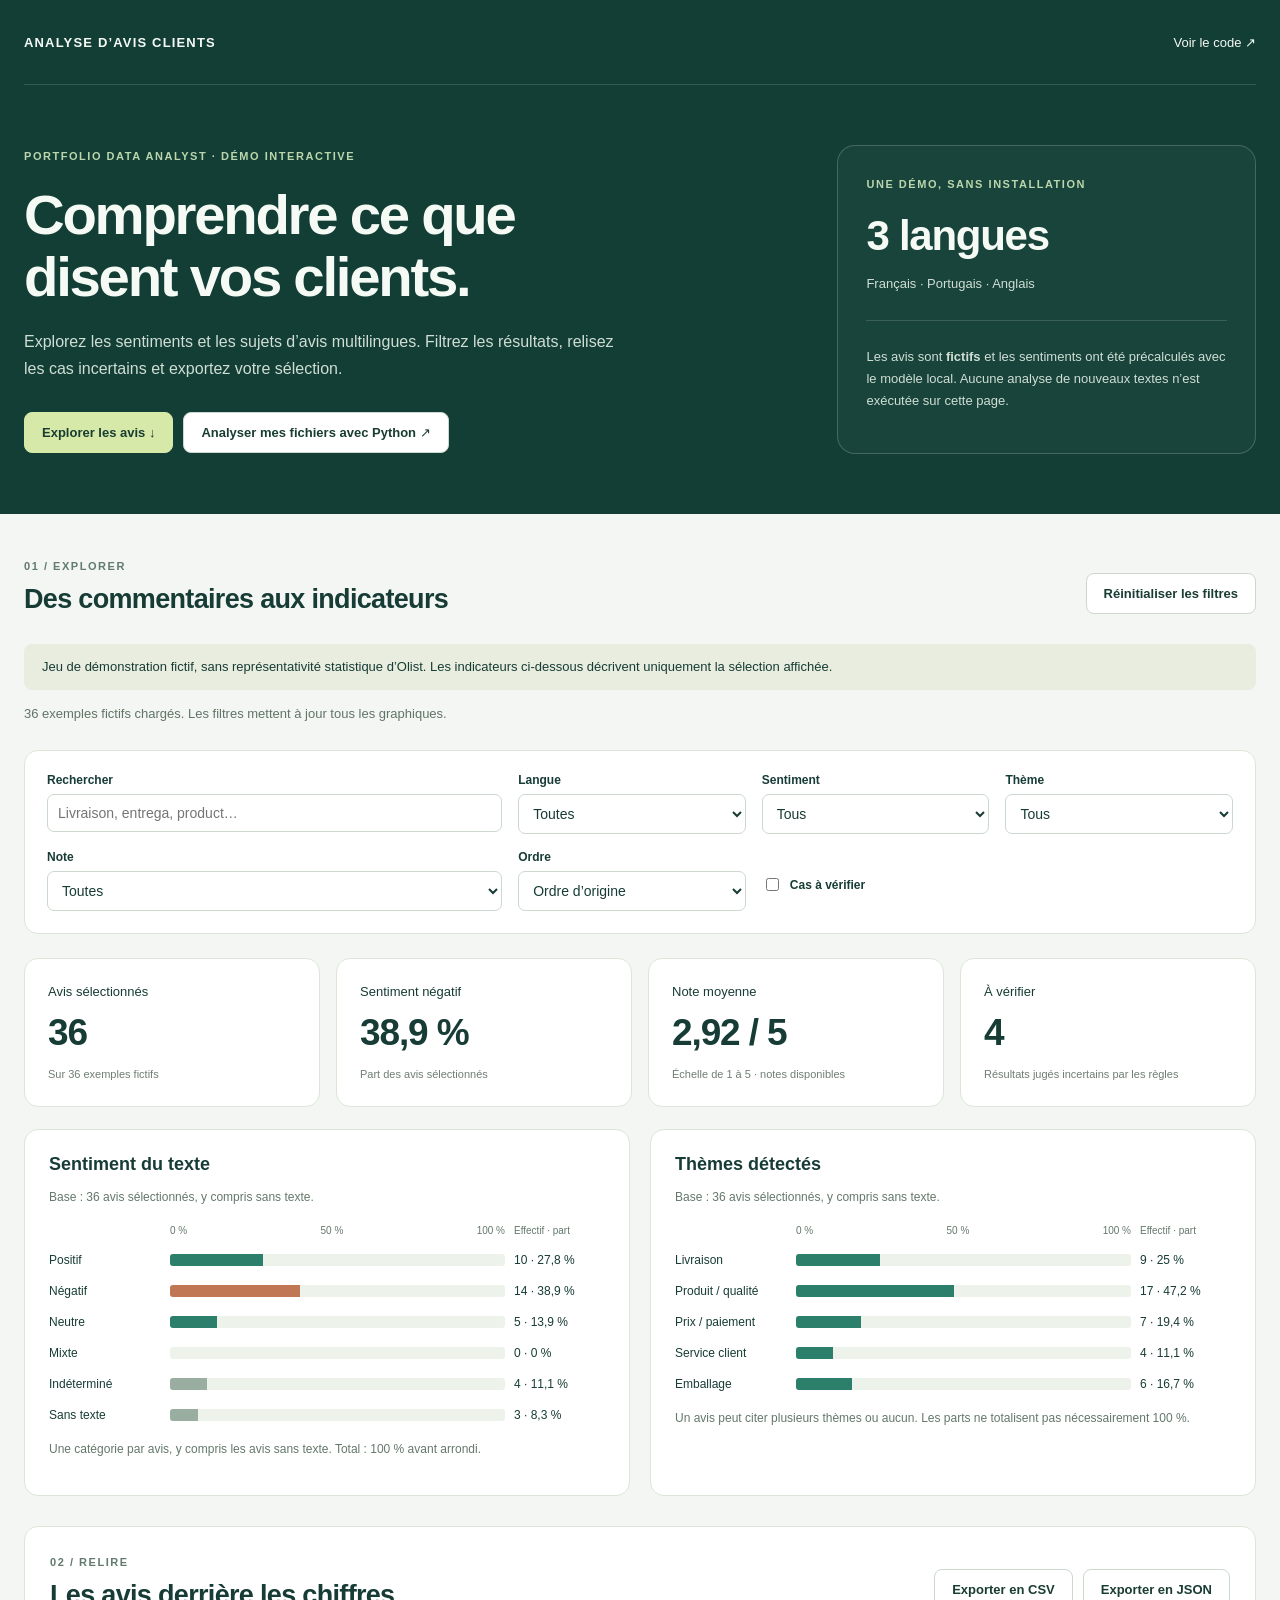
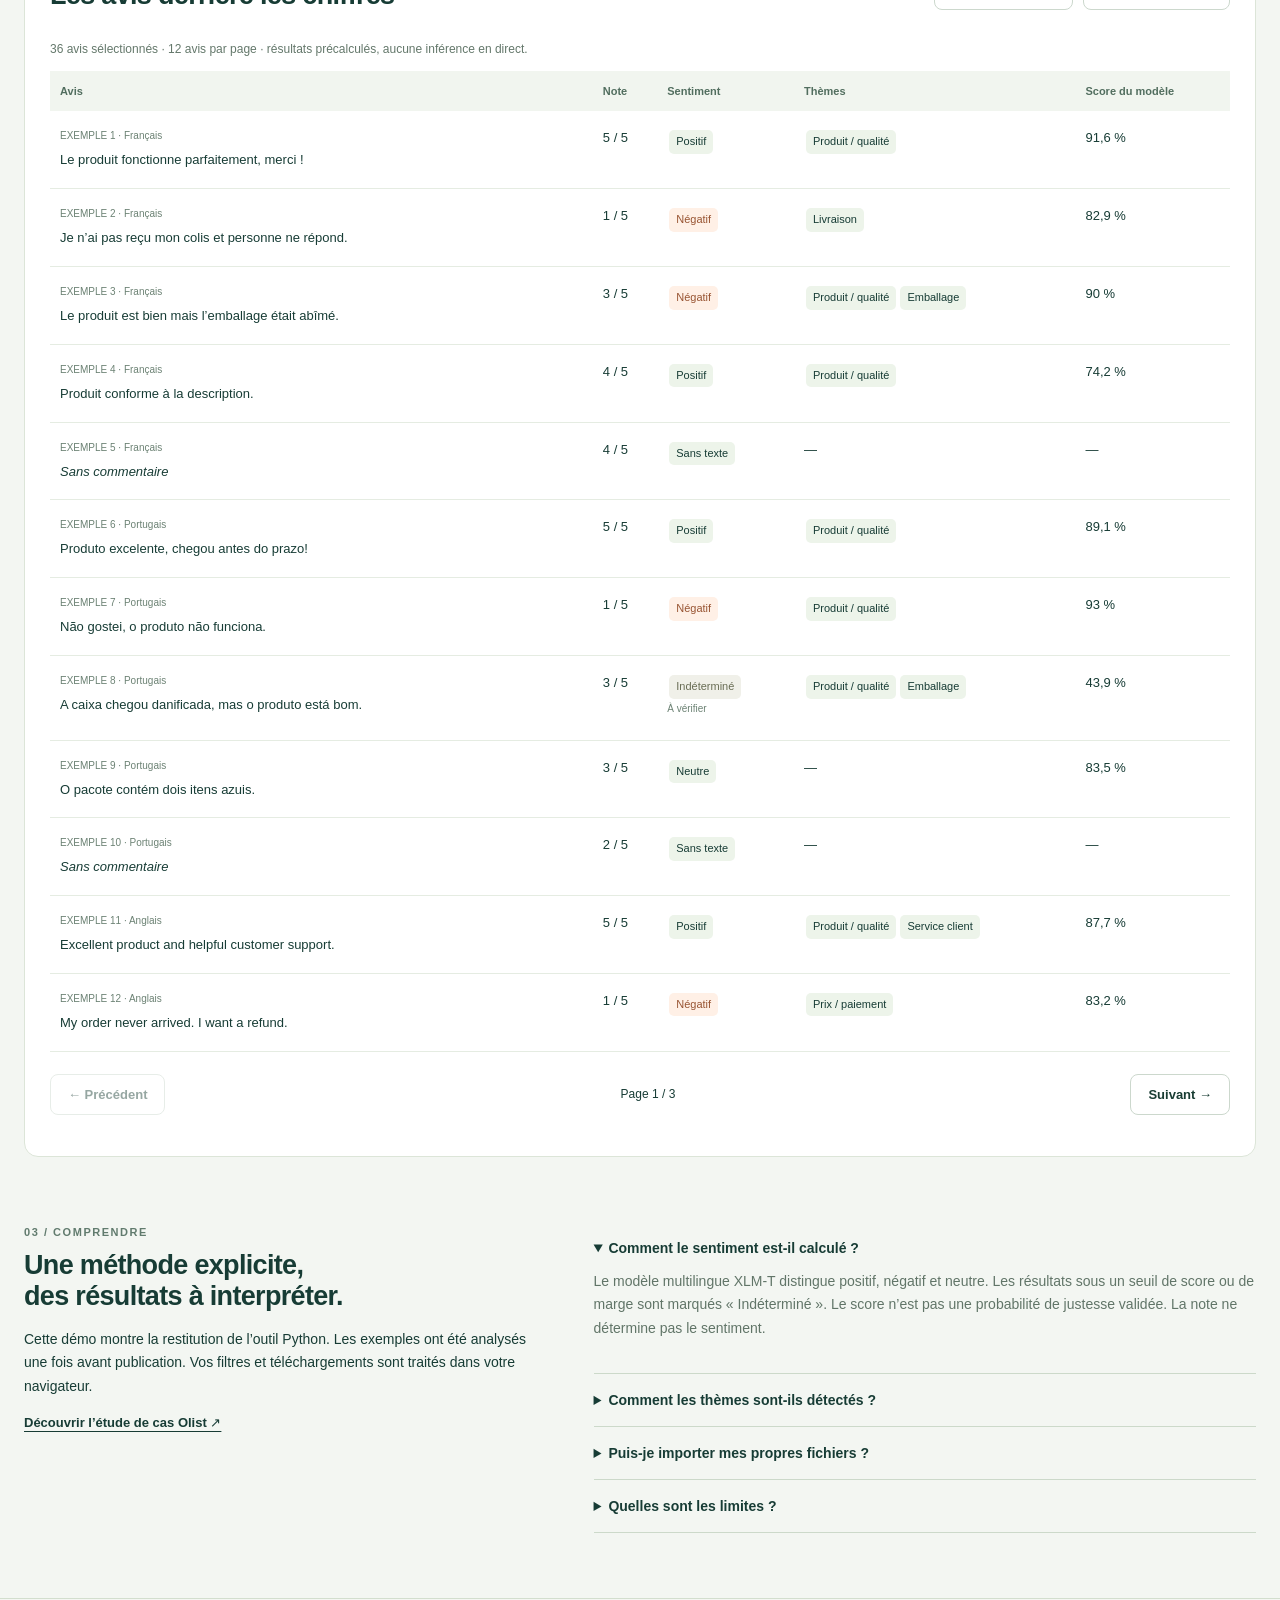
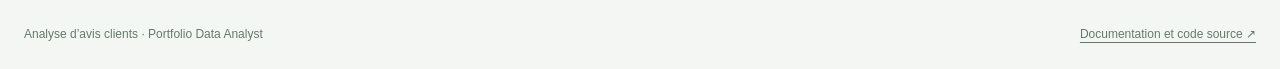
<file: docs/index.html>
<!doctype html>
<html lang="fr"><head><meta charset="utf-8"><meta name="viewport" content="width=device-width, initial-scale=1"><meta name="description" content="Explorez une démonstration d’analyse multilingue des avis clients : sentiments, thèmes, filtres et exports. Projet portfolio Python et NLP."><title>Analyse d’avis clients — Démo interactive</title><link rel="stylesheet" href="style.css"></head>
<body><header><nav><a class="brand" href="./">ANALYSE D’AVIS CLIENTS</a><a href="https://github.com/eagueyemaryboudier-cpu/olist-data-analysis/tree/main/avis-tri">Voir le code ↗</a></nav><div class="hero"><div><span class="eyebrow">PORTFOLIO DATA ANALYST · DÉMO INTERACTIVE</span><h1>Comprendre ce que<br>disent vos clients.</h1><p>Explorez les sentiments et les sujets d’avis multilingues. Filtrez les résultats, relisez les cas incertains et exportez votre sélection.</p><div class="actions"><a class="button primary" href="#explorer">Explorer les avis ↓</a><a class="button" href="https://github.com/eagueyemaryboudier-cpu/olist-data-analysis/tree/main/avis-tri#installation-et-d%C3%A9marrage">Analyser mes fichiers avec Python ↗</a></div></div><aside><span class="eyebrow">UNE DÉMO, SANS INSTALLATION</span><strong>3 langues</strong><p>Français · Portugais · Anglais</p><hr><p>Les avis sont <b>fictifs</b> et les sentiments ont été précalculés avec le modèle local. Aucune analyse de nouveaux textes n’est exécutée sur cette page.</p></aside></div></header>
<main id="explorer"><div class="sectionhead"><div><span class="eyebrow">01 / EXPLORER</span><h2>Des commentaires aux indicateurs</h2></div><button id="reset">Réinitialiser les filtres</button></div><p class="notice">Jeu de démonstration fictif, sans représentativité statistique d’Olist. Les indicateurs ci-dessous décrivent uniquement la sélection affichée.</p><p id="status" role="status" aria-live="polite">Chargement des exemples…</p>
<section class="filters" aria-label="Filtres"><div><label for="search">Rechercher</label><input id="search" placeholder="Livraison, entrega, product…"></div><div><label for="language">Langue</label><select id="language"><option value="">Toutes</option><option value="fr">Français</option><option value="pt">Portugais</option><option value="en">Anglais</option></select></div><div><label for="sentiment">Sentiment</label><select id="sentiment"><option value="">Tous</option><option>Positif</option><option>Négatif</option><option>Neutre</option><option>Mixte</option><option>Indéterminé</option><option>Sans texte</option></select></div><div><label for="theme">Thème</label><select id="theme"><option value="">Tous</option><option>Livraison</option><option>Produit / qualité</option><option>Prix / paiement</option><option>Service client</option><option>Emballage</option><option>Sans thème détecté</option></select></div><div><label for="rating">Note</label><select id="rating"><option value="">Toutes</option><option value="1">1 / 5</option><option value="2">2 / 5</option><option value="3">3 / 5</option><option value="4">4 / 5</option><option value="5">5 / 5</option></select></div><div><label for="sort">Ordre</label><select id="sort"><option value="original">Ordre d’origine</option><option value="low">Note croissante</option><option value="high">Note décroissante</option></select></div><label class="check"><input type="checkbox" id="uncertain"> Cas à vérifier</label></section>
<div class="metrics"><article><span>Avis sélectionnés</span><strong id="count">—</strong><small id="countbase"></small></article><article><span>Sentiment négatif</span><strong id="negative">—</strong><small>Part des avis sélectionnés</small></article><article><span>Note moyenne</span><strong id="average">—</strong><small>Échelle de 1 à 5 · notes disponibles</small></article><article><span>À vérifier</span><strong id="review">—</strong><small>Résultats jugés incertains par les règles</small></article></div>
<section class="charts"><article><h3>Sentiment du texte</h3><div id="sentimentChart"></div><p class="hint">Une catégorie par avis, y compris les avis sans texte. Total : 100 % avant arrondi.</p></article><article><h3>Thèmes détectés</h3><div id="themeChart"></div><p class="hint">Un avis peut citer plusieurs thèmes ou aucun. Les parts ne totalisent pas nécessairement 100 %.</p></article></section>
<section class="reviews"><div class="sectionhead"><div><span class="eyebrow">02 / RELIRE</span><h2>Les avis derrière les chiffres</h2></div><div class="actions"><button id="csv">Exporter en CSV</button><button id="json">Exporter en JSON</button></div></div><p id="selection" class="hint"></p><div class="tablewrap"><table><thead><tr><th>Avis</th><th>Note</th><th>Sentiment</th><th>Thèmes</th><th>Score du modèle</th></tr></thead><tbody id="reviews"></tbody></table></div><div class="pagination"><button id="previous">← Précédent</button><span id="page"></span><button id="next">Suivant →</button></div><p id="exportstatus" role="status" aria-live="polite"></p><a id="download" hidden>Télécharger le fichier préparé</a></section>
<section class="method"><div><span class="eyebrow">03 / COMPRENDRE</span><h2>Une méthode explicite,<br>des résultats à interpréter.</h2><p>Cette démo montre la restitution de l’outil Python. Les exemples ont été analysés une fois avant publication. Vos filtres et téléchargements sont traités dans votre navigateur.</p><a href="https://github.com/eagueyemaryboudier-cpu/olist-data-analysis">Découvrir l’étude de cas Olist ↗</a></div><div><details open><summary>Comment le sentiment est-il calculé ?</summary><p>Le modèle multilingue XLM-T distingue positif, négatif et neutre. Les résultats sous un seuil de score ou de marge sont marqués « Indéterminé ». Le score n’est pas une probabilité de justesse validée. La note ne détermine pas le sentiment.</p></details><details><summary>Comment les thèmes sont-ils détectés ?</summary><p>Par des mots et expressions en français, portugais et anglais. Les règles sont personnalisables dans l’application Python. Un thème ne constitue pas une preuve du sens exact du commentaire.</p></details><details><summary>Puis-je importer mes propres fichiers ?</summary><p>Dans la version Python, oui : CSV, Excel, TXT, JSON/JSONL, DOCX et PDF texte. Cette démo publique utilise uniquement ses exemples intégrés ; elle n’envoie pas de commentaires à un service d’IA.</p><a href="https://github.com/eagueyemaryboudier-cpu/olist-data-analysis/tree/main/avis-tri">Instructions et modèle téléchargeable ↗</a></details><details><summary>Quelles sont les limites ?</summary><p>Ironie, contexte et fautes peuvent induire des erreurs. Les exemples fictifs ne mesurent pas la satisfaction des clients Olist ni la précision du modèle. L’application locale propose une relecture et des corrections manuelles.</p></details></div></section>
</main><footer><span>Analyse d’avis clients · Portfolio Data Analyst</span><a href="https://github.com/eagueyemaryboudier-cpu/olist-data-analysis/tree/main/avis-tri">Documentation et code source ↗</a></footer><noscript><p>Activez JavaScript pour utiliser les filtres et afficher les graphiques.</p></noscript><script src="demo.js"></script></body></html>
</file>
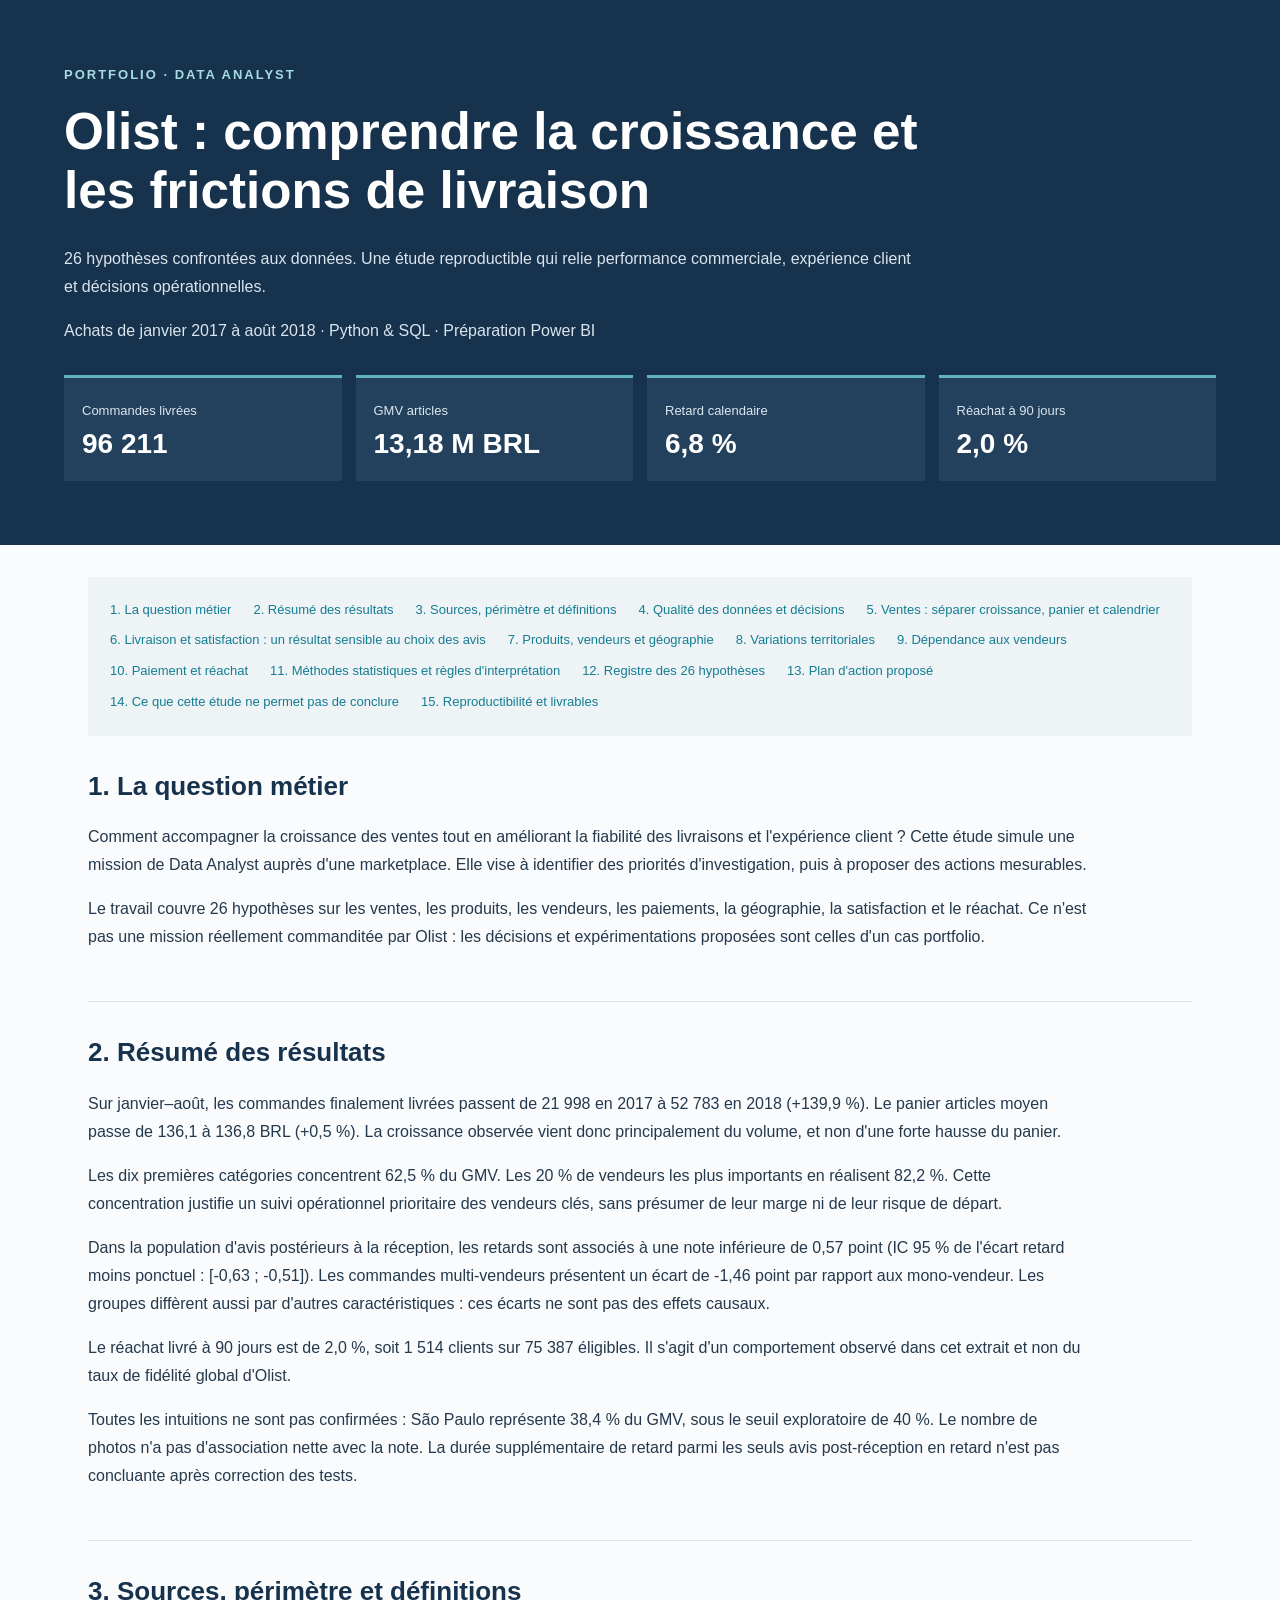
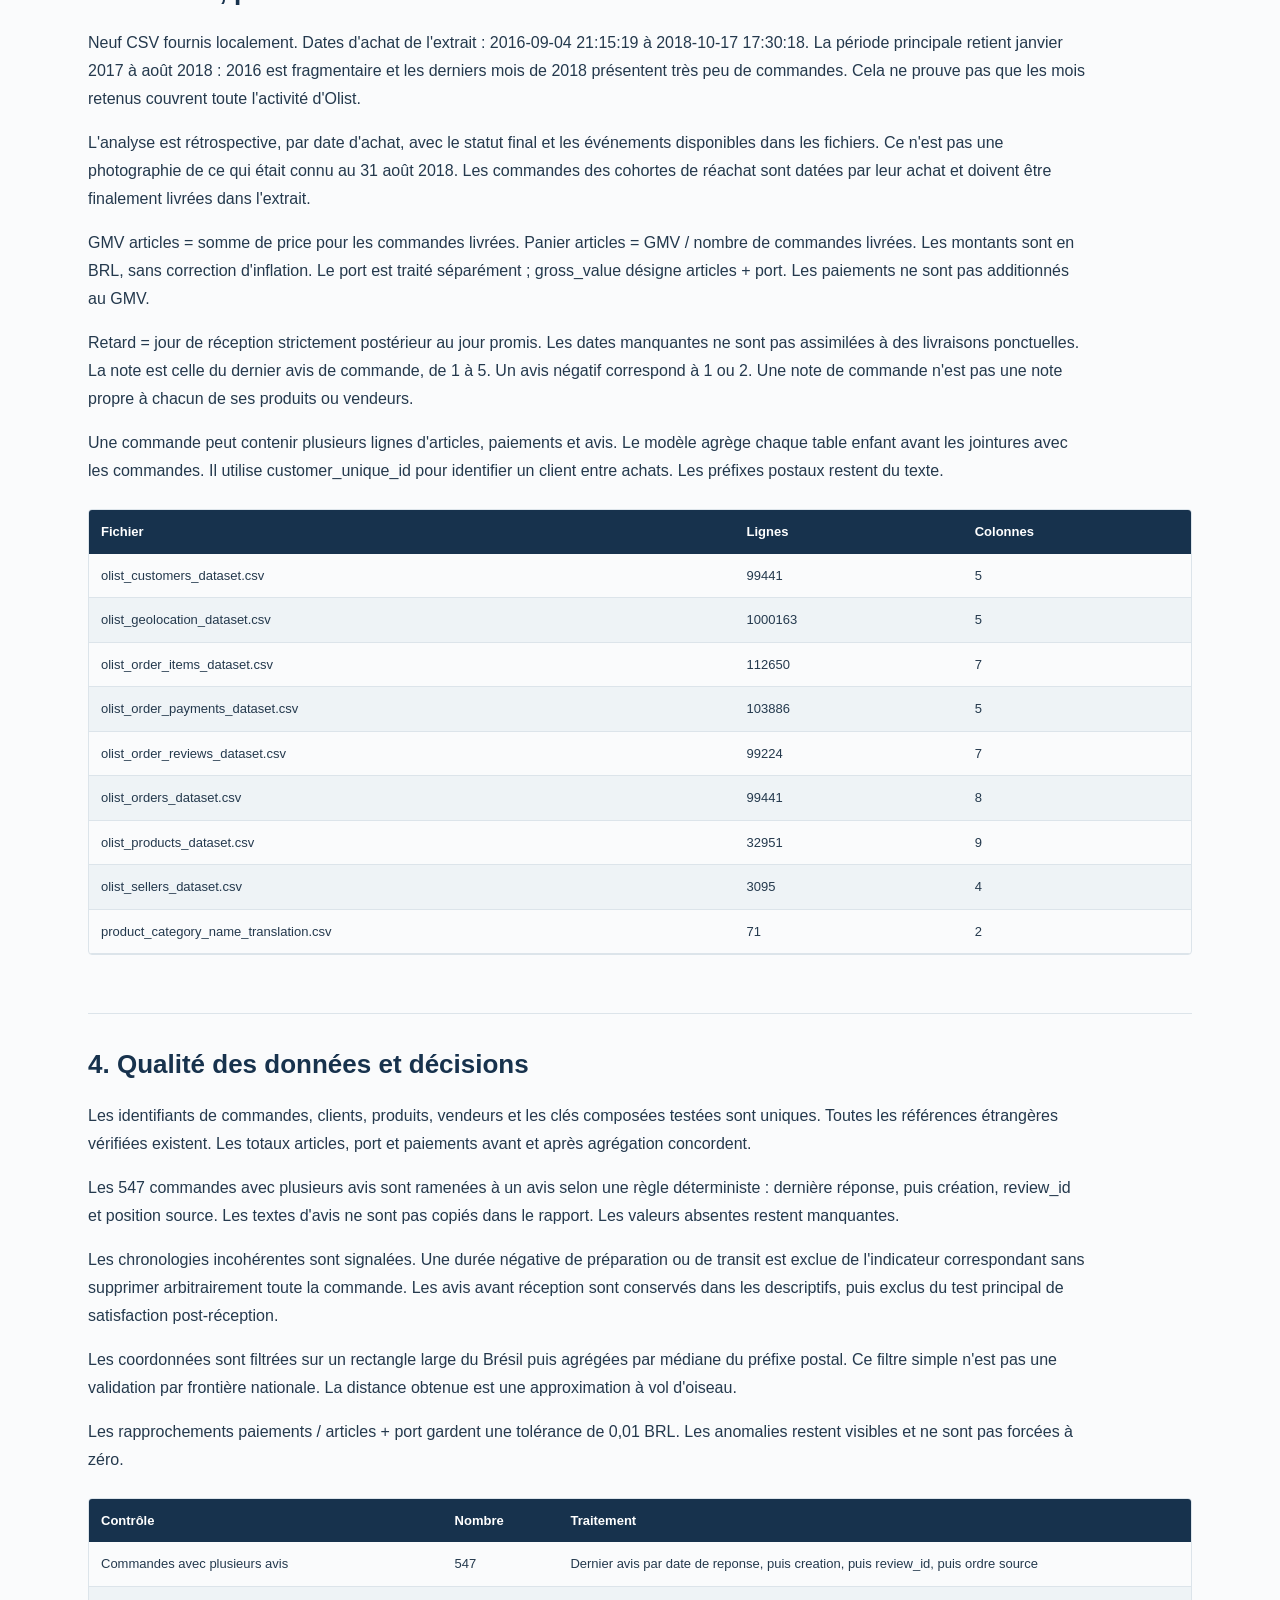
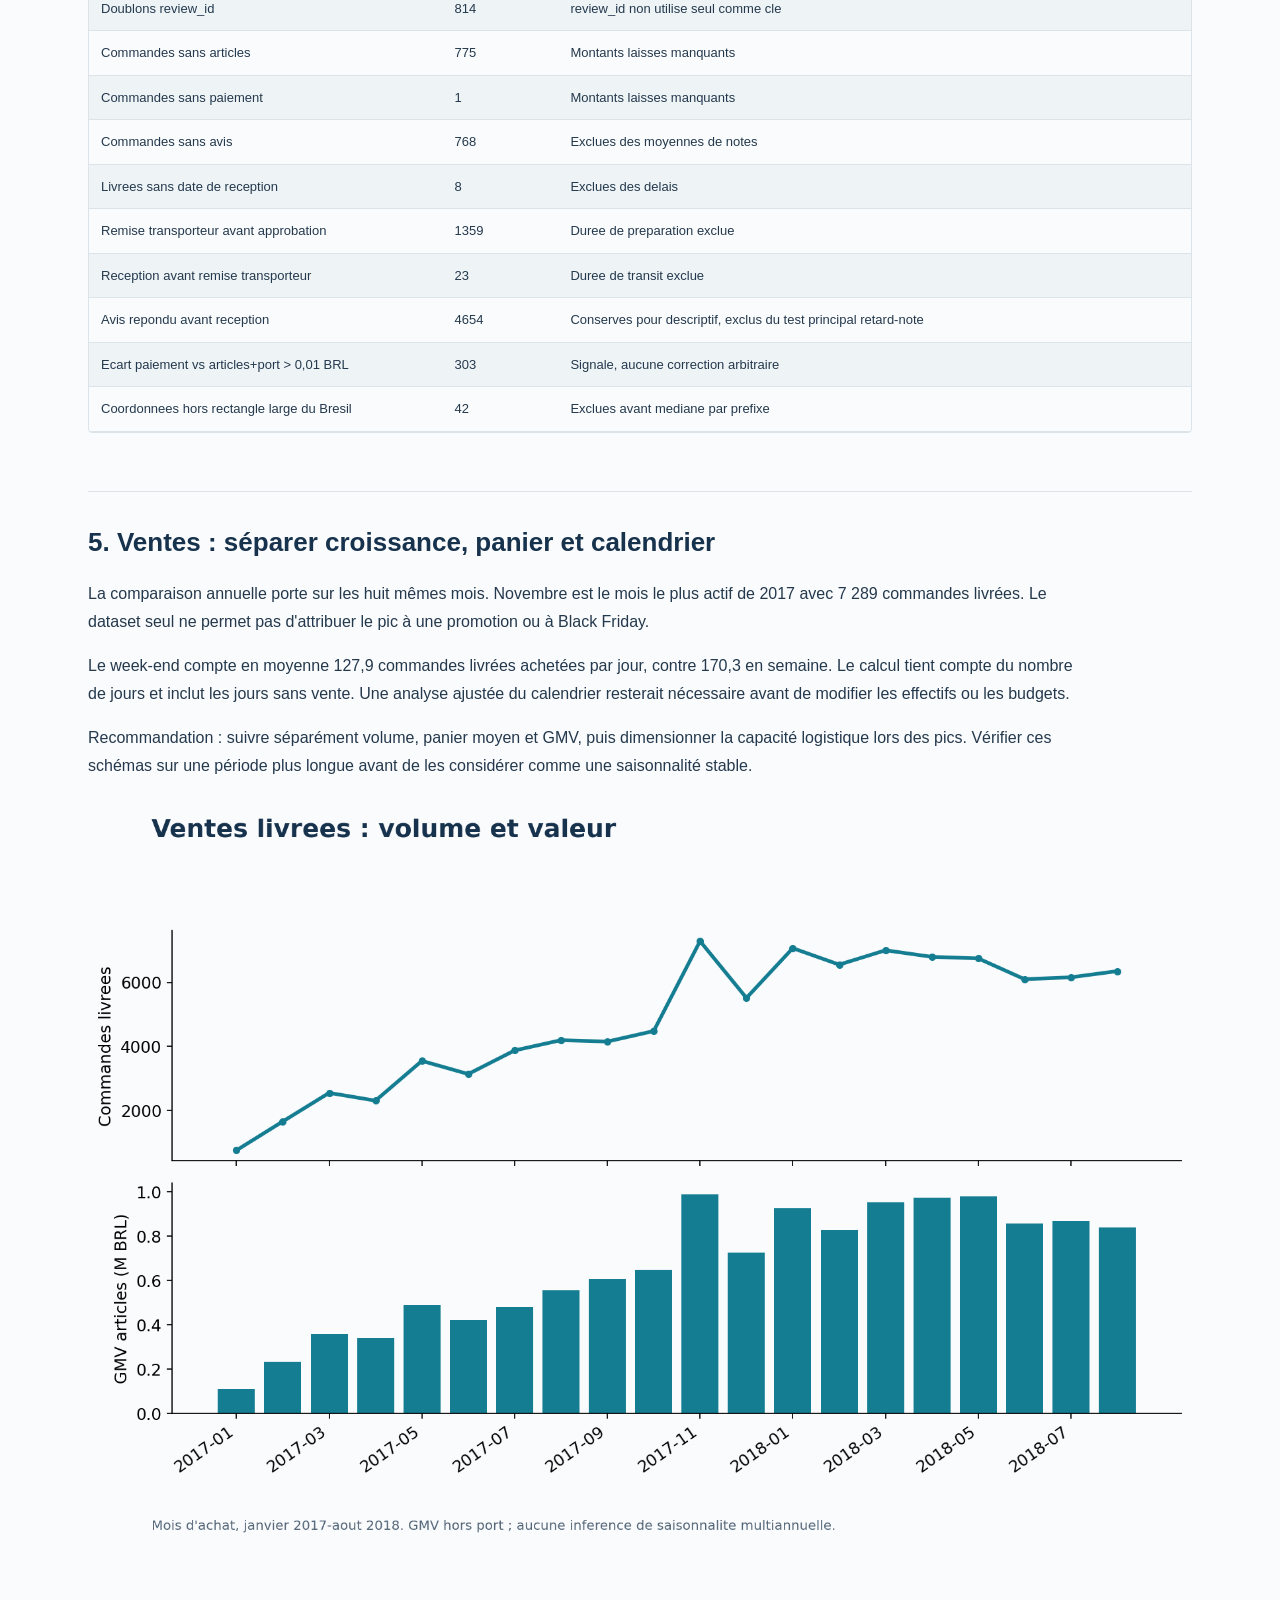
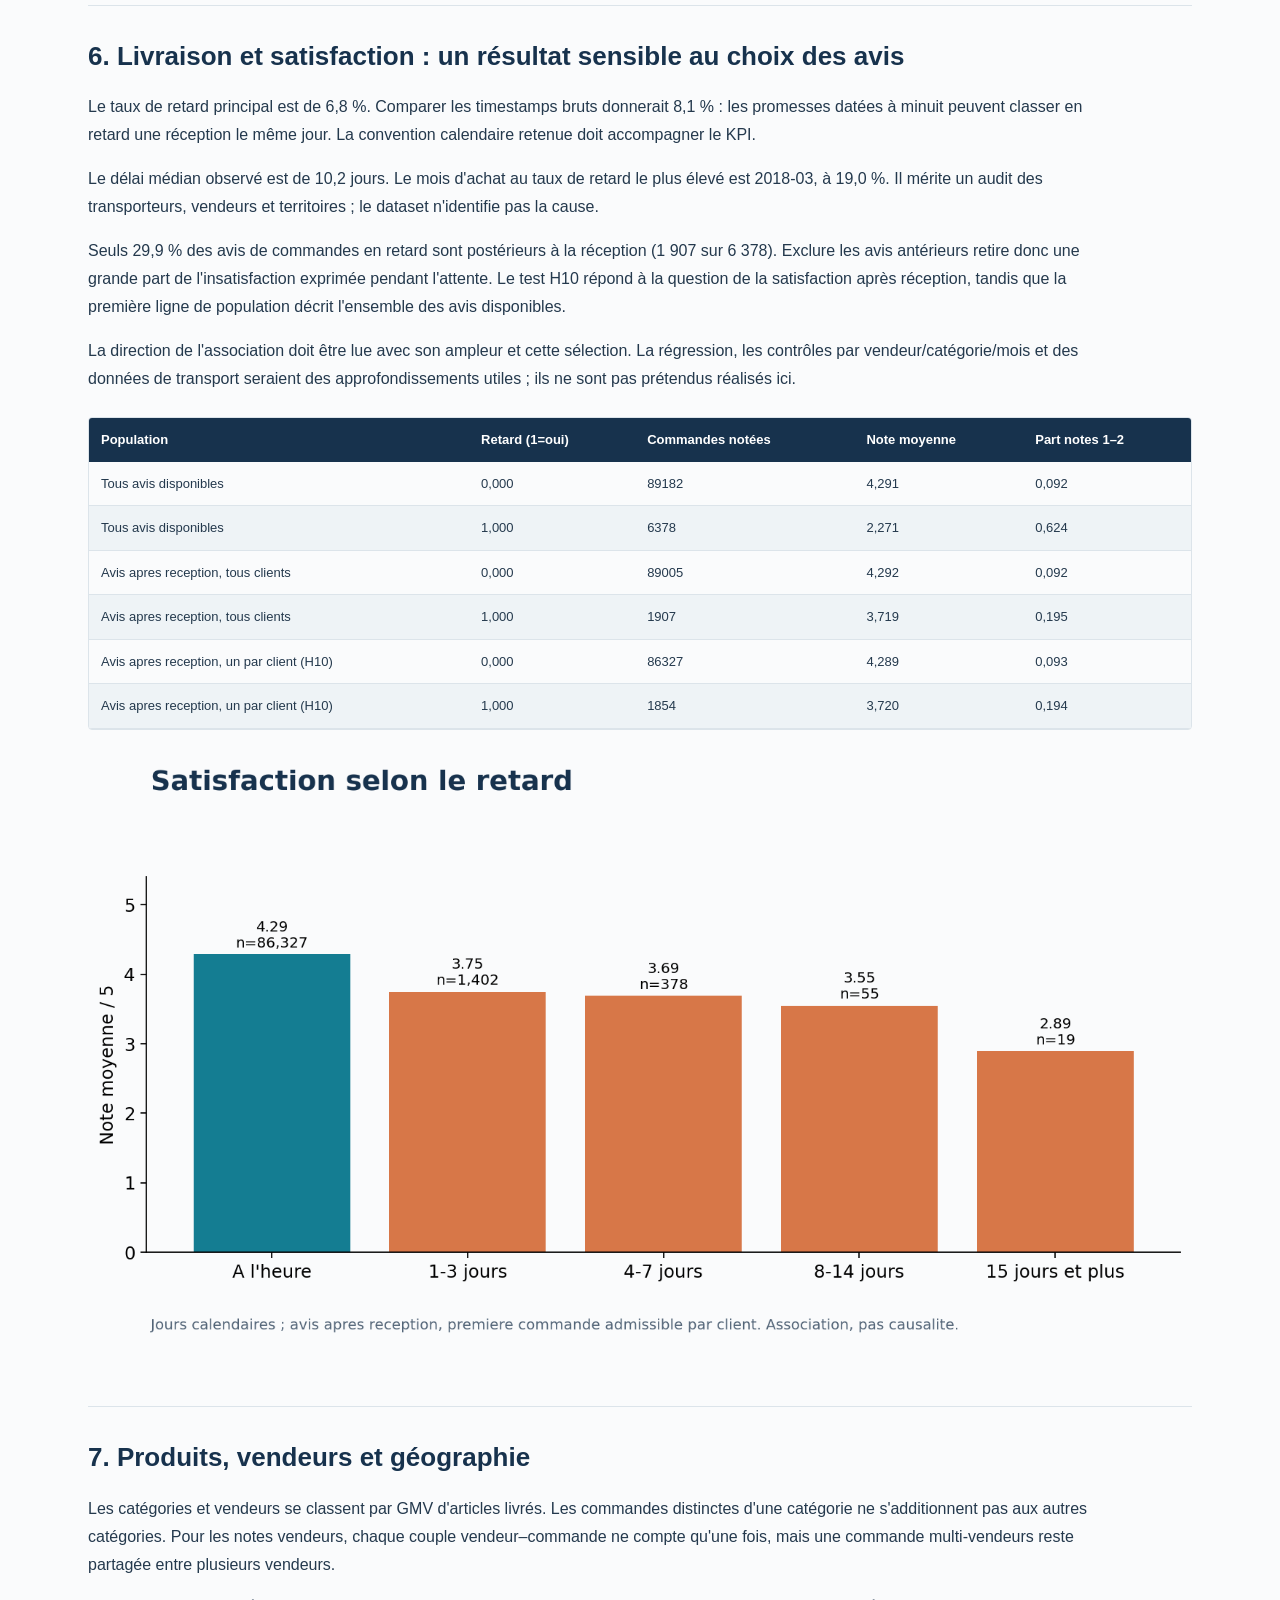
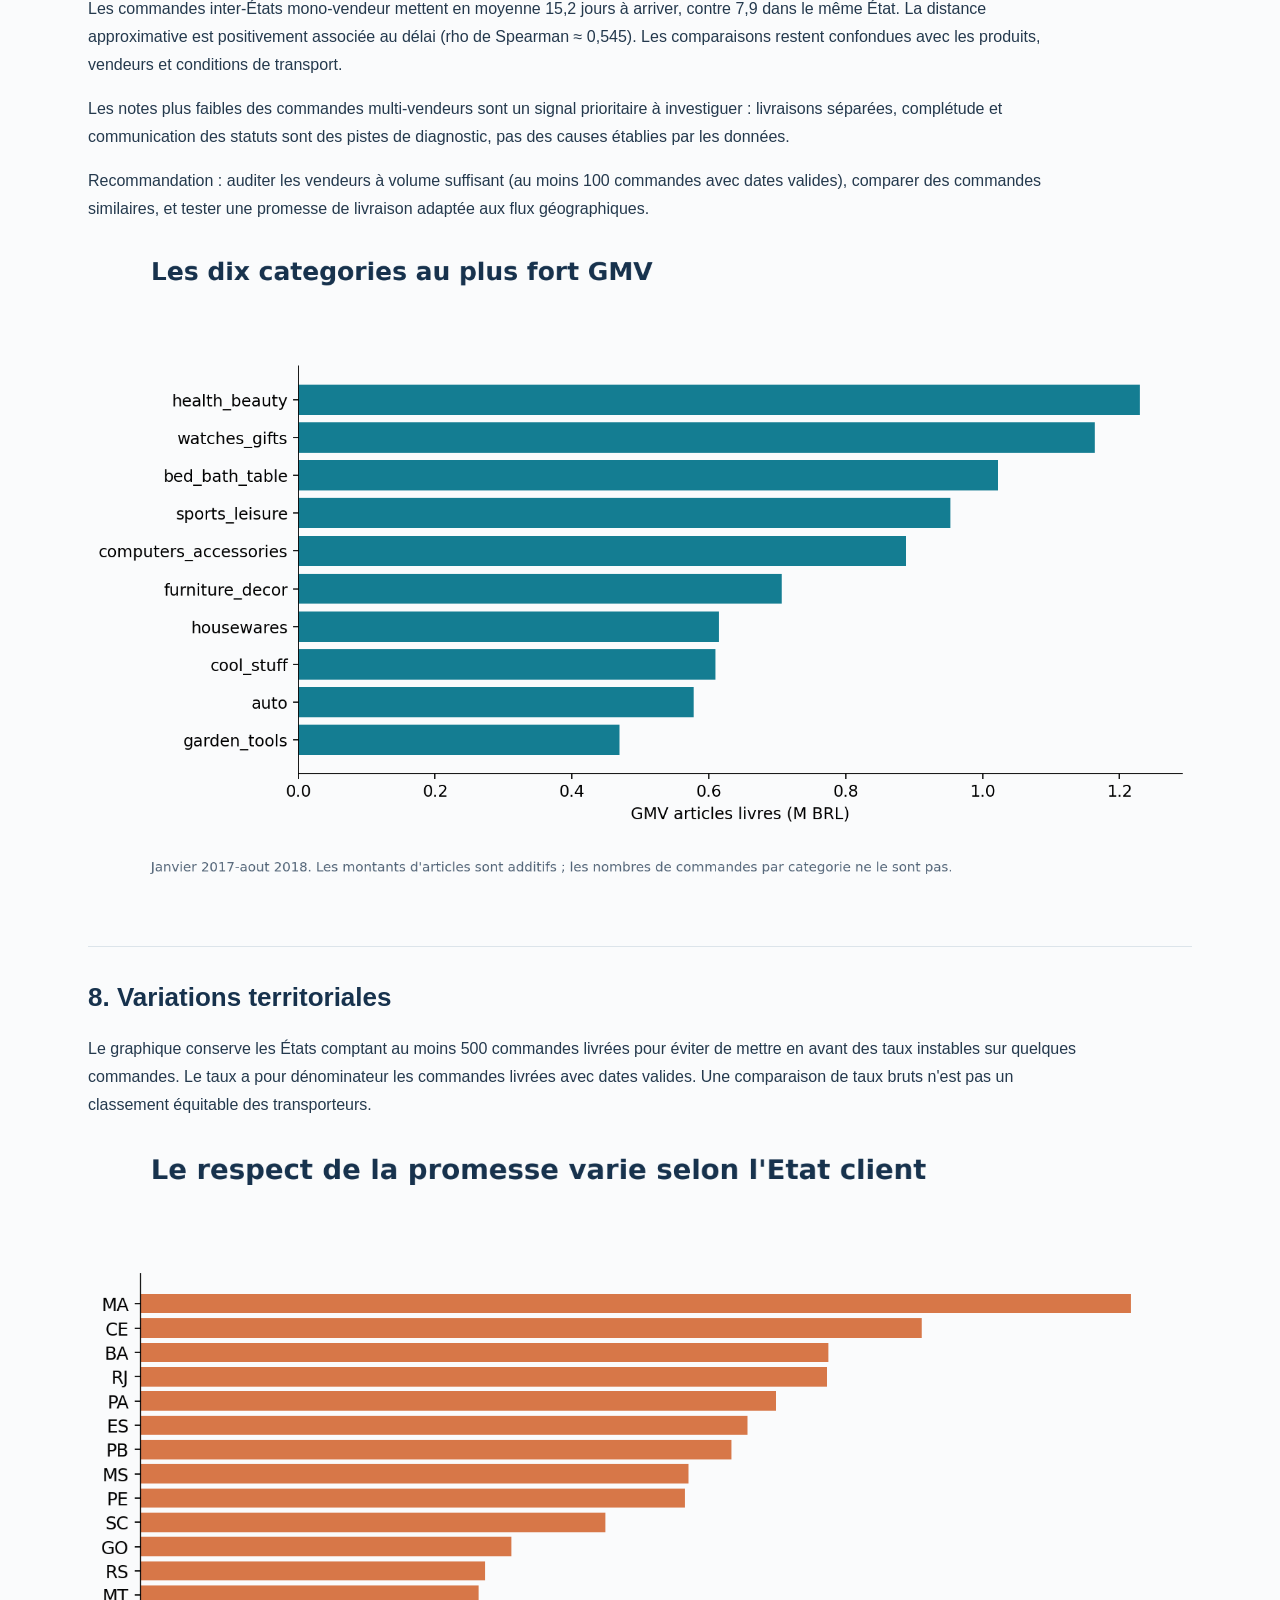
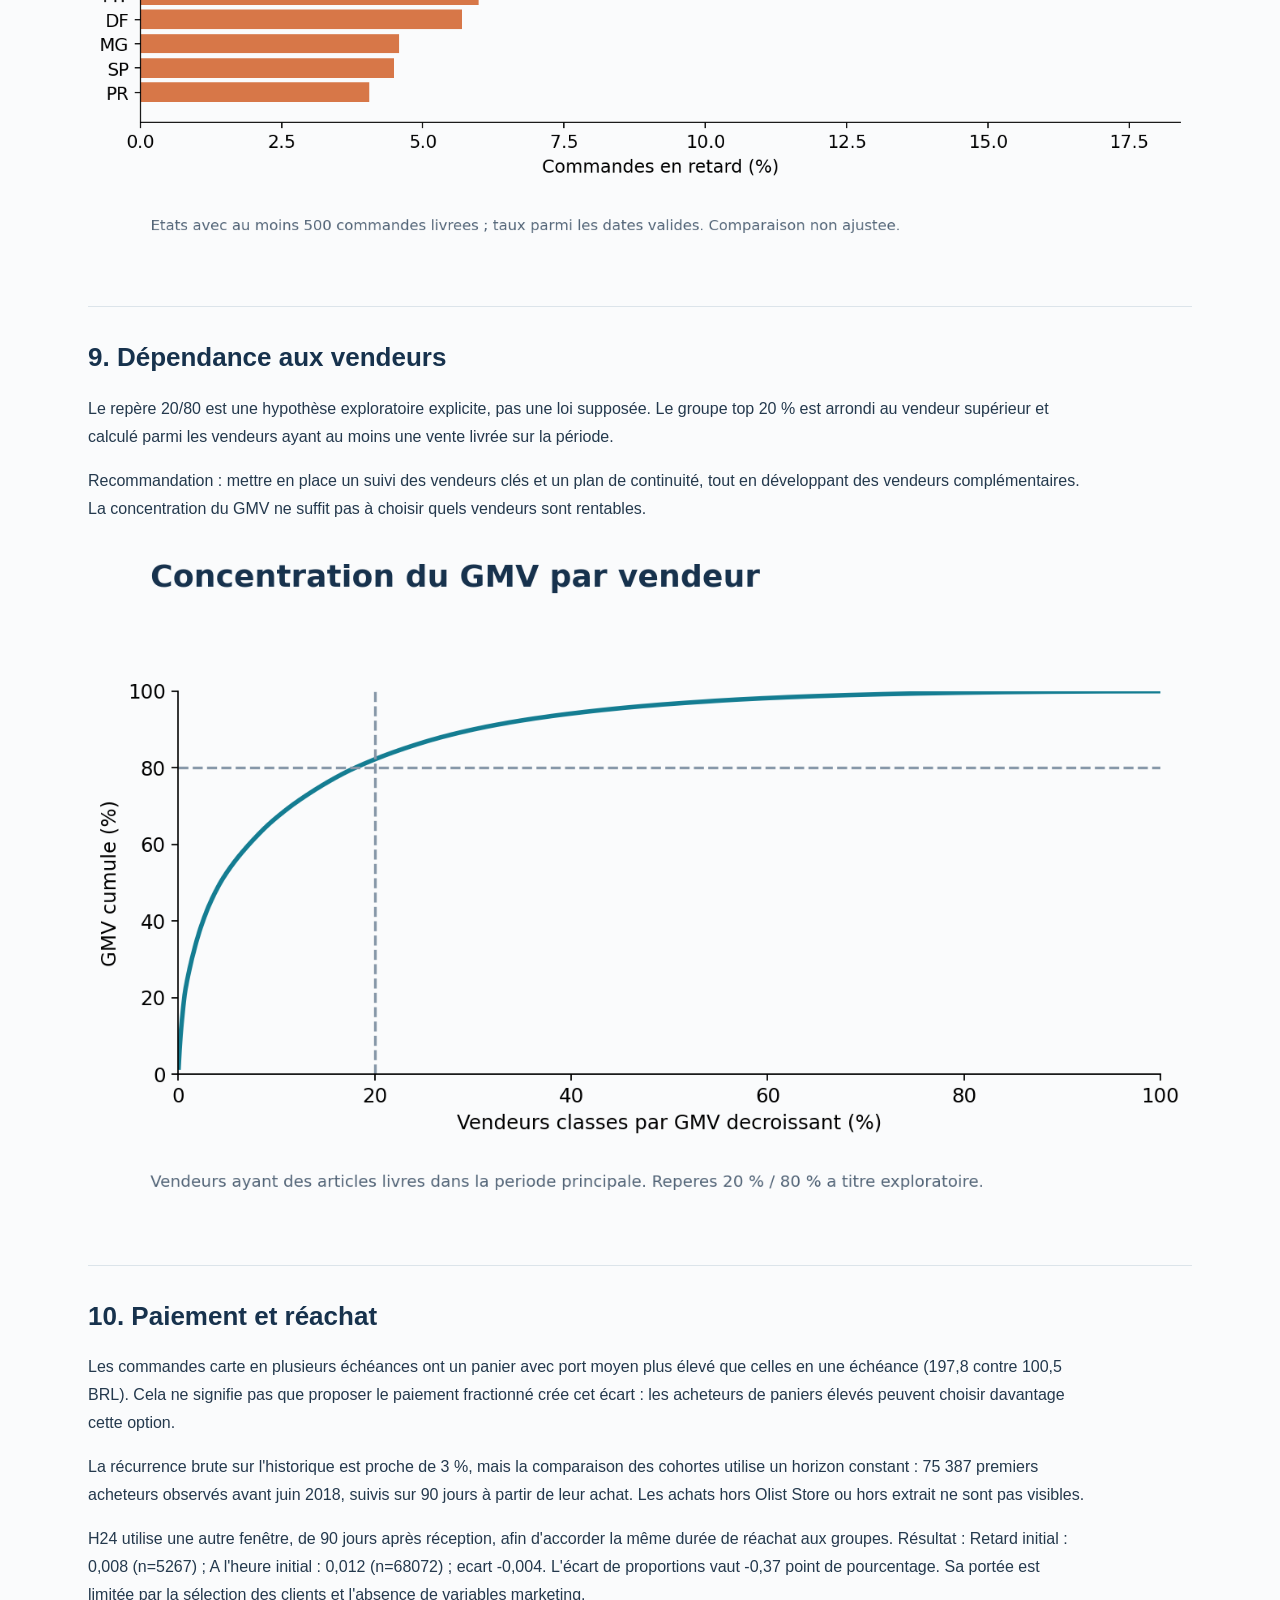
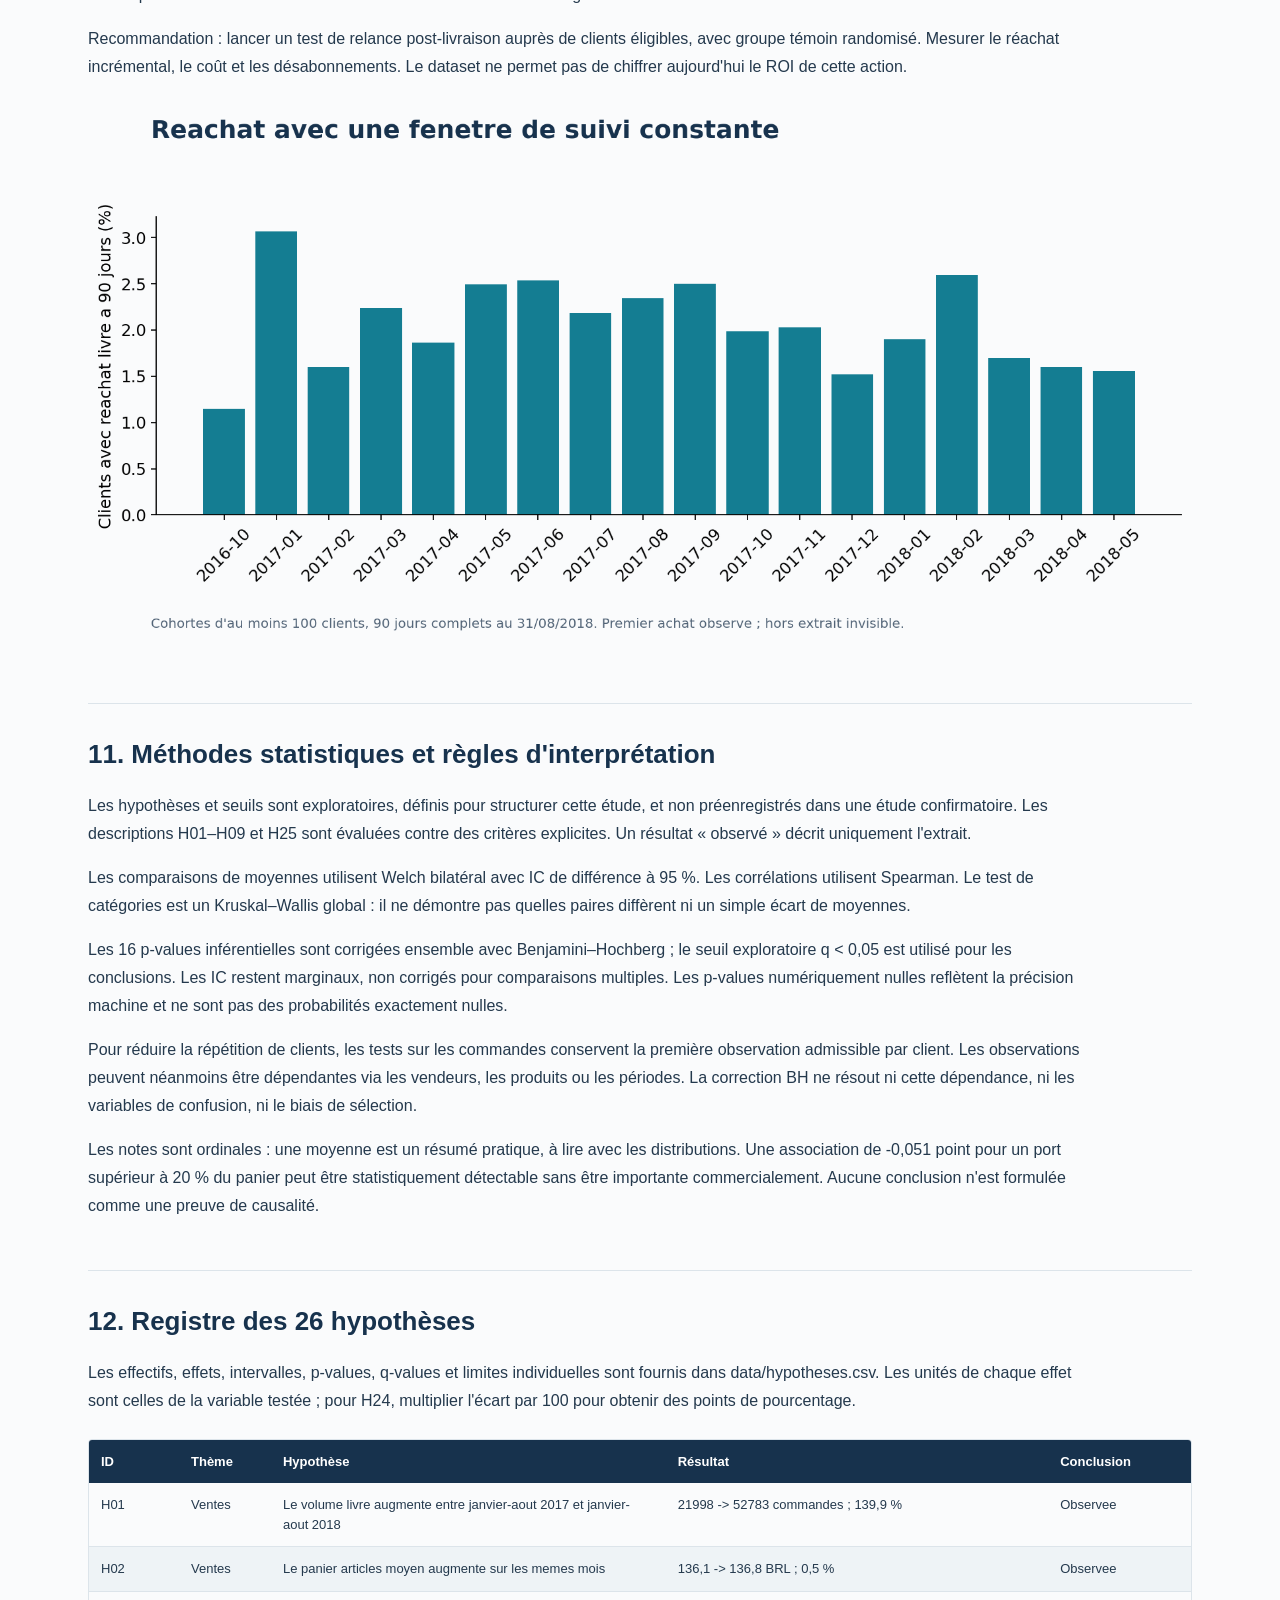
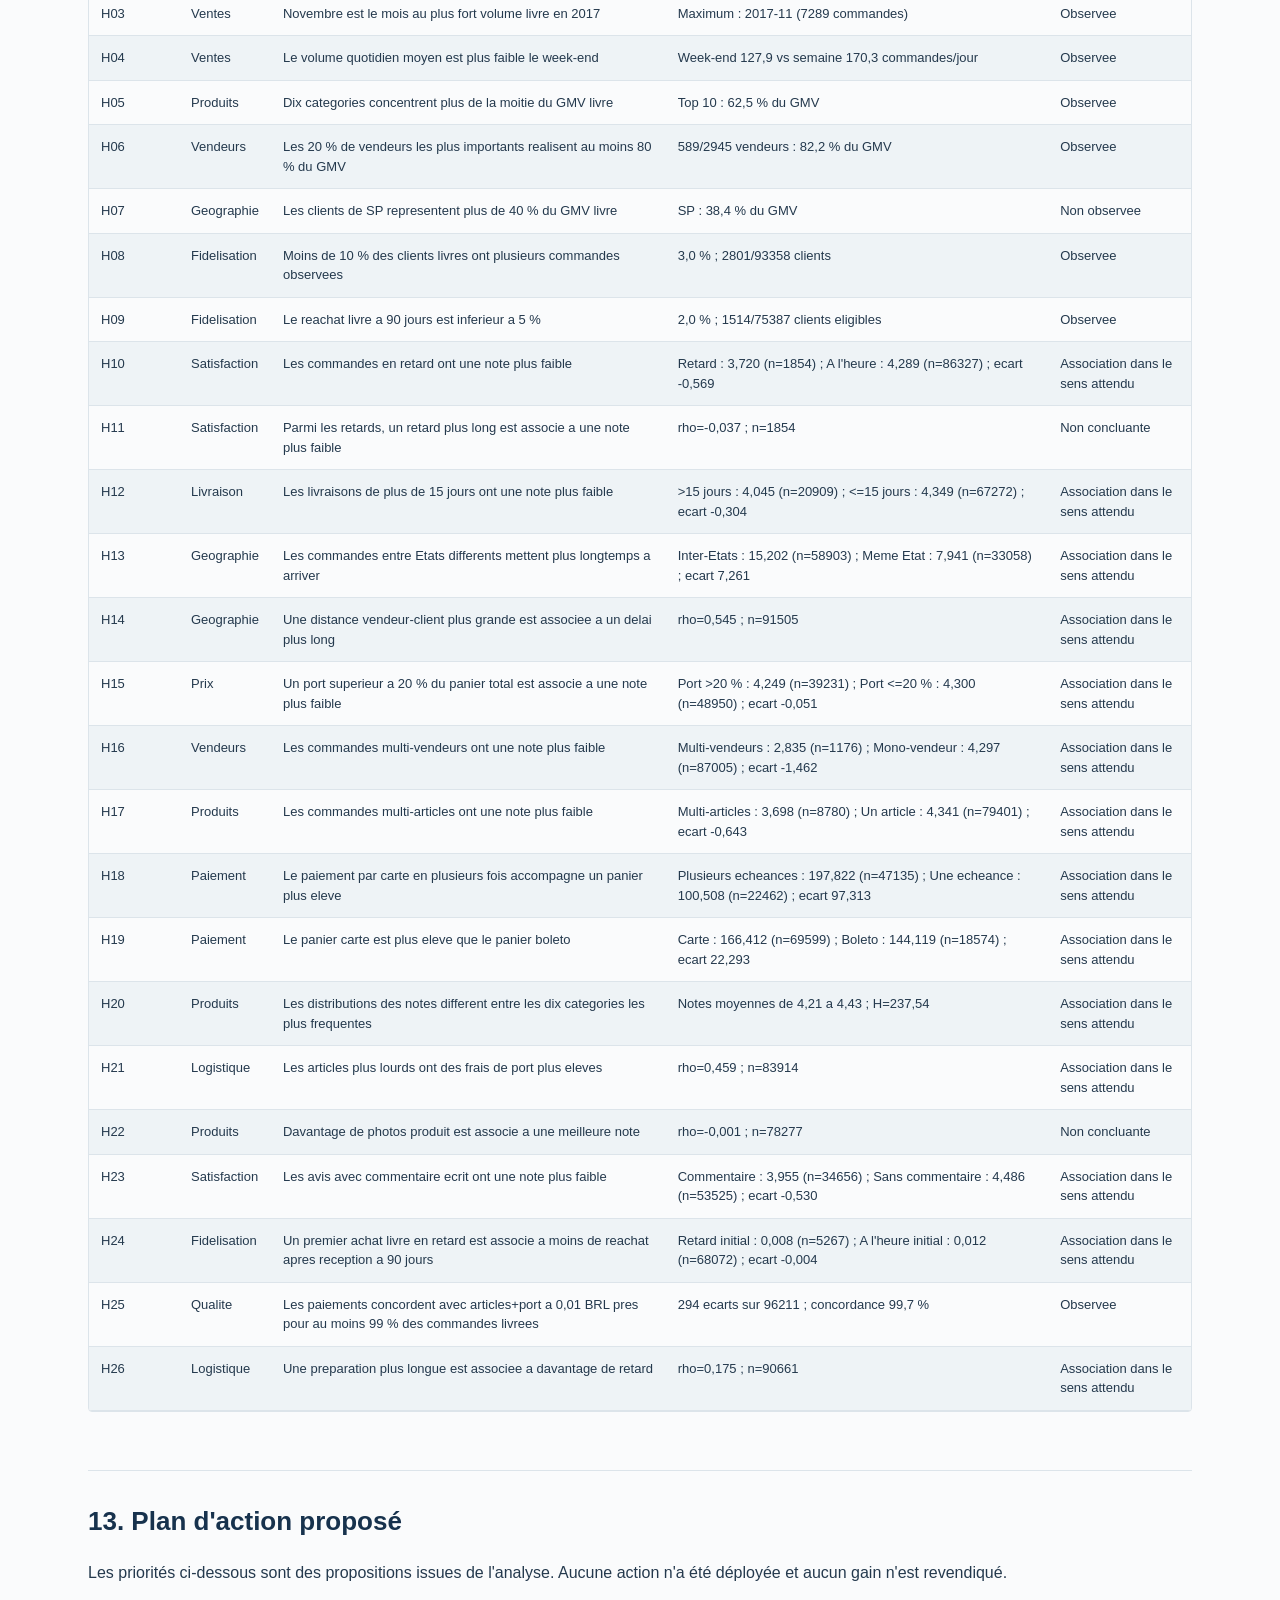
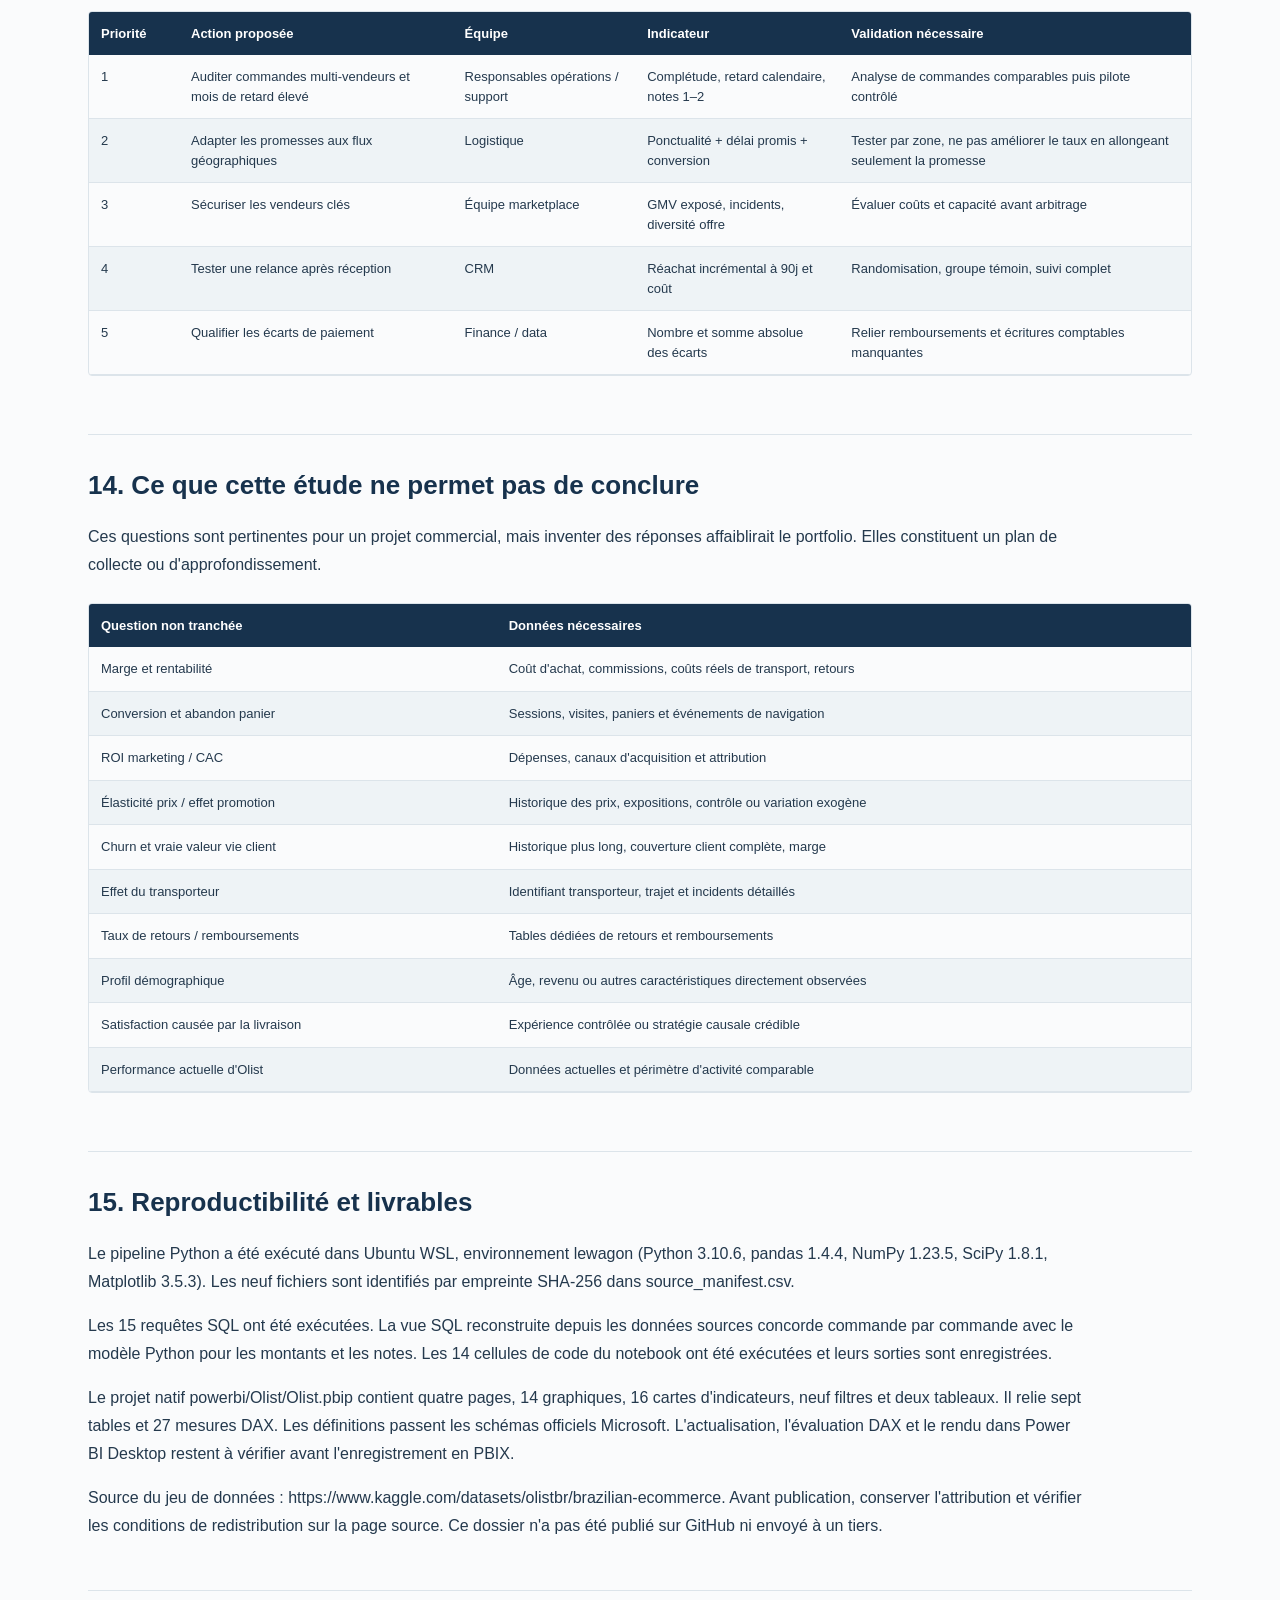
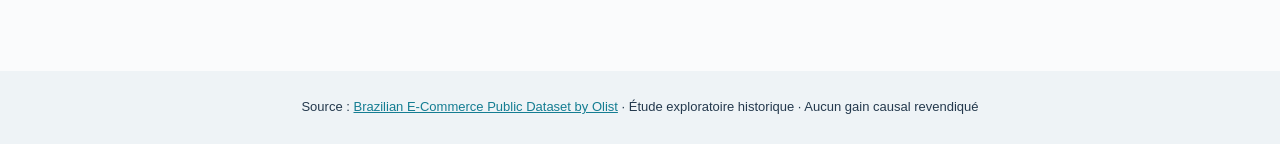
<file: ETUDE_DE_CAS.html>
<!doctype html><html lang="fr"><head><meta charset="utf-8"><meta name="viewport" content="width=device-width,initial-scale=1"><title>Olist — Étude de cas Data Analyst</title><style>
    :root{--ink:#17324d;--accent:#147d92;--bg:#fafbfc}*{box-sizing:border-box}html{scroll-behavior:smooth}
    body{margin:0;background:var(--bg);color:#24394d;font:16px/1.75 'Segoe UI',Arial,sans-serif}
    header{background:var(--ink);color:white;padding:64px max(5vw,calc((100vw - 1160px)/2));}
    .eyebrow{color:#a5dce2;font-size:13px;letter-spacing:2px;text-transform:uppercase;font-weight:600}
    h1{font-size:clamp(32px,4vw,54px);line-height:1.15;max-width:900px;margin:16px 0 24px}
    header p{max-width:850px;color:#dae5ee}.cards{display:grid;grid-template-columns:repeat(4,1fr);gap:14px;margin:30px 0 0}
    .card{border-top:3px solid #61b4bf;background:#23415c;padding:18px}.card strong{display:block;font-size:28px;line-height:1.4}.card span{font-size:13px;color:#dce6ef}
    main{max-width:1160px;margin:auto;padding:32px 28px 80px}nav{padding:22px;background:#eef3f6;display:flex;gap:8px 22px;flex-wrap:wrap}
    nav a{font-size:13px;color:var(--accent);text-decoration:none}section{padding:34px 0;border-bottom:1px solid #dce4ea}
    h2{font-size:26px;line-height:1.3;color:var(--ink);margin:0 0 20px}p{max-width:1000px;margin:0 0 16px}
    .table-scroll{overflow:auto;margin:24px 0;border:1px solid #dce4ea;border-radius:4px}
    table{border-collapse:collapse;width:100%;font-size:13px;line-height:1.5}th{background:var(--ink);color:white;text-align:left;padding:12px;vertical-align:top;min-width:90px}
    td{padding:12px;vertical-align:top;border-bottom:1px solid #dce4ea;min-width:90px}tr:nth-child(even){background:#eef3f6}
    #s12 td:nth-child(3){min-width:230px}#s12 td:nth-child(4){min-width:260px}figure{margin:28px 0}img{display:block;width:100%;height:auto}
    footer{background:#eef3f6;padding:25px;text-align:center;font-size:13px}a{color:var(--accent)}
    @media(max-width:720px){.cards{grid-template-columns:repeat(2,1fr)}header{padding:32px 20px}main{padding:20px}h2{font-size:23px}.card strong{font-size:23px}}
    @media print{header{background:white;color:var(--ink);padding:10px}header p{color:#24394d}.cards{display:none}nav{display:none}main{padding:0}section{break-inside:avoid}body{font-size:11px}.table-scroll{overflow:visible}th{background:#ddd;color:black}img{max-height:500px;object-fit:contain}}
    </style></head><body><header><div class="eyebrow">Portfolio · Data Analyst</div><h1>Olist : comprendre la croissance et les frictions de livraison</h1><p>26 hypothèses confrontées aux données. Une étude reproductible qui relie performance commerciale, expérience client et décisions opérationnelles.</p><p>Achats de janvier 2017 à août 2018 · Python & SQL · Préparation Power BI</p><div class="cards"><div class="card"><span>Commandes livrées</span><strong>96 211</strong></div><div class="card"><span>GMV articles</span><strong>13,18 M BRL</strong></div><div class="card"><span>Retard calendaire</span><strong>6,8 %</strong></div><div class="card"><span>Réachat à 90 jours</span><strong>2,0 %</strong></div></div></header><main><nav aria-label="Sommaire"><a href="#s1">1. La question métier</a><a href="#s2">2. Résumé des résultats</a><a href="#s3">3. Sources, périmètre et définitions</a><a href="#s4">4. Qualité des données et décisions</a><a href="#s5">5. Ventes : séparer croissance, panier et calendrier</a><a href="#s6">6. Livraison et satisfaction : un résultat sensible au choix des avis</a><a href="#s7">7. Produits, vendeurs et géographie</a><a href="#s8">8. Variations territoriales</a><a href="#s9">9. Dépendance aux vendeurs</a><a href="#s10">10. Paiement et réachat</a><a href="#s11">11. Méthodes statistiques et règles d&#x27;interprétation</a><a href="#s12">12. Registre des 26 hypothèses</a><a href="#s13">13. Plan d&#x27;action proposé</a><a href="#s14">14. Ce que cette étude ne permet pas de conclure</a><a href="#s15">15. Reproductibilité et livrables</a></nav><section id="s1"><h2>1. La question métier</h2>
<p>Comment accompagner la croissance des ventes tout en améliorant la fiabilité des livraisons et l&#x27;expérience client ? Cette étude simule une mission de Data Analyst auprès d&#x27;une marketplace. Elle vise à identifier des priorités d&#x27;investigation, puis à proposer des actions mesurables.</p>
<p>Le travail couvre 26 hypothèses sur les ventes, les produits, les vendeurs, les paiements, la géographie, la satisfaction et le réachat. Ce n&#x27;est pas une mission réellement commanditée par Olist : les décisions et expérimentations proposées sont celles d&#x27;un cas portfolio.</p>
</section><section id="s2"><h2>2. Résumé des résultats</h2>
<p>Sur janvier–août, les commandes finalement livrées passent de 21 998 en 2017 à 52 783 en 2018 (+139,9 %). Le panier articles moyen passe de 136,1 à 136,8 BRL (+0,5 %). La croissance observée vient donc principalement du volume, et non d&#x27;une forte hausse du panier.</p>
<p>Les dix premières catégories concentrent 62,5 % du GMV. Les 20 % de vendeurs les plus importants en réalisent 82,2 %. Cette concentration justifie un suivi opérationnel prioritaire des vendeurs clés, sans présumer de leur marge ni de leur risque de départ.</p>
<p>Dans la population d&#x27;avis postérieurs à la réception, les retards sont associés à une note inférieure de 0,57 point (IC 95 % de l&#x27;écart retard moins ponctuel : [-0,63 ; -0,51]). Les commandes multi-vendeurs présentent un écart de -1,46 point par rapport aux mono-vendeur. Les groupes diffèrent aussi par d&#x27;autres caractéristiques : ces écarts ne sont pas des effets causaux.</p>
<p>Le réachat livré à 90 jours est de 2,0 %, soit 1 514 clients sur 75 387 éligibles. Il s&#x27;agit d&#x27;un comportement observé dans cet extrait et non du taux de fidélité global d&#x27;Olist.</p>
<p>Toutes les intuitions ne sont pas confirmées : São Paulo représente 38,4 % du GMV, sous le seuil exploratoire de 40 %. Le nombre de photos n&#x27;a pas d&#x27;association nette avec la note. La durée supplémentaire de retard parmi les seuls avis post-réception en retard n&#x27;est pas concluante après correction des tests.</p>
</section><section id="s3"><h2>3. Sources, périmètre et définitions</h2>
<p>Neuf CSV fournis localement. Dates d&#x27;achat de l&#x27;extrait : 2016-09-04 21:15:19 à 2018-10-17 17:30:18. La période principale retient janvier 2017 à août 2018 : 2016 est fragmentaire et les derniers mois de 2018 présentent très peu de commandes. Cela ne prouve pas que les mois retenus couvrent toute l&#x27;activité d&#x27;Olist.</p>
<p>L&#x27;analyse est rétrospective, par date d&#x27;achat, avec le statut final et les événements disponibles dans les fichiers. Ce n&#x27;est pas une photographie de ce qui était connu au 31 août 2018. Les commandes des cohortes de réachat sont datées par leur achat et doivent être finalement livrées dans l&#x27;extrait.</p>
<p>GMV articles = somme de price pour les commandes livrées. Panier articles = GMV / nombre de commandes livrées. Les montants sont en BRL, sans correction d&#x27;inflation. Le port est traité séparément ; gross_value désigne articles + port. Les paiements ne sont pas additionnés au GMV.</p>
<p>Retard = jour de réception strictement postérieur au jour promis. Les dates manquantes ne sont pas assimilées à des livraisons ponctuelles. La note est celle du dernier avis de commande, de 1 à 5. Un avis négatif correspond à 1 ou 2. Une note de commande n&#x27;est pas une note propre à chacun de ses produits ou vendeurs.</p>
<p>Une commande peut contenir plusieurs lignes d&#x27;articles, paiements et avis. Le modèle agrège chaque table enfant avant les jointures avec les commandes. Il utilise customer_unique_id pour identifier un client entre achats. Les préfixes postaux restent du texte.</p>
<div class="table-scroll"><table class="dataframe">
  <thead>
    <tr style="text-align: right;">
      <th>Fichier</th>
      <th>Lignes</th>
      <th>Colonnes</th>
    </tr>
  </thead>
  <tbody>
    <tr>
      <td>olist_customers_dataset.csv</td>
      <td>99441</td>
      <td>5</td>
    </tr>
    <tr>
      <td>olist_geolocation_dataset.csv</td>
      <td>1000163</td>
      <td>5</td>
    </tr>
    <tr>
      <td>olist_order_items_dataset.csv</td>
      <td>112650</td>
      <td>7</td>
    </tr>
    <tr>
      <td>olist_order_payments_dataset.csv</td>
      <td>103886</td>
      <td>5</td>
    </tr>
    <tr>
      <td>olist_order_reviews_dataset.csv</td>
      <td>99224</td>
      <td>7</td>
    </tr>
    <tr>
      <td>olist_orders_dataset.csv</td>
      <td>99441</td>
      <td>8</td>
    </tr>
    <tr>
      <td>olist_products_dataset.csv</td>
      <td>32951</td>
      <td>9</td>
    </tr>
    <tr>
      <td>olist_sellers_dataset.csv</td>
      <td>3095</td>
      <td>4</td>
    </tr>
    <tr>
      <td>product_category_name_translation.csv</td>
      <td>71</td>
      <td>2</td>
    </tr>
  </tbody>
</table></div>
</section><section id="s4"><h2>4. Qualité des données et décisions</h2>
<p>Les identifiants de commandes, clients, produits, vendeurs et les clés composées testées sont uniques. Toutes les références étrangères vérifiées existent. Les totaux articles, port et paiements avant et après agrégation concordent.</p>
<p>Les 547 commandes avec plusieurs avis sont ramenées à un avis selon une règle déterministe : dernière réponse, puis création, review_id et position source. Les textes d&#x27;avis ne sont pas copiés dans le rapport. Les valeurs absentes restent manquantes.</p>
<p>Les chronologies incohérentes sont signalées. Une durée négative de préparation ou de transit est exclue de l&#x27;indicateur correspondant sans supprimer arbitrairement toute la commande. Les avis avant réception sont conservés dans les descriptifs, puis exclus du test principal de satisfaction post-réception.</p>
<p>Les coordonnées sont filtrées sur un rectangle large du Brésil puis agrégées par médiane du préfixe postal. Ce filtre simple n&#x27;est pas une validation par frontière nationale. La distance obtenue est une approximation à vol d&#x27;oiseau.</p>
<p>Les rapprochements paiements / articles + port gardent une tolérance de 0,01 BRL. Les anomalies restent visibles et ne sont pas forcées à zéro.</p>
<div class="table-scroll"><table class="dataframe">
  <thead>
    <tr style="text-align: right;">
      <th>Contrôle</th>
      <th>Nombre</th>
      <th>Traitement</th>
    </tr>
  </thead>
  <tbody>
    <tr>
      <td>Commandes avec plusieurs avis</td>
      <td>547</td>
      <td>Dernier avis par date de reponse, puis creation, puis review_id, puis ordre source</td>
    </tr>
    <tr>
      <td>Doublons review_id</td>
      <td>814</td>
      <td>review_id non utilise seul comme cle</td>
    </tr>
    <tr>
      <td>Commandes sans articles</td>
      <td>775</td>
      <td>Montants laisses manquants</td>
    </tr>
    <tr>
      <td>Commandes sans paiement</td>
      <td>1</td>
      <td>Montants laisses manquants</td>
    </tr>
    <tr>
      <td>Commandes sans avis</td>
      <td>768</td>
      <td>Exclues des moyennes de notes</td>
    </tr>
    <tr>
      <td>Livrees sans date de reception</td>
      <td>8</td>
      <td>Exclues des delais</td>
    </tr>
    <tr>
      <td>Remise transporteur avant approbation</td>
      <td>1359</td>
      <td>Duree de preparation exclue</td>
    </tr>
    <tr>
      <td>Reception avant remise transporteur</td>
      <td>23</td>
      <td>Duree de transit exclue</td>
    </tr>
    <tr>
      <td>Avis repondu avant reception</td>
      <td>4654</td>
      <td>Conserves pour descriptif, exclus du test principal retard-note</td>
    </tr>
    <tr>
      <td>Ecart paiement vs articles+port &gt; 0,01 BRL</td>
      <td>303</td>
      <td>Signale, aucune correction arbitraire</td>
    </tr>
    <tr>
      <td>Coordonnees hors rectangle large du Bresil</td>
      <td>42</td>
      <td>Exclues avant mediane par prefixe</td>
    </tr>
  </tbody>
</table></div>
</section><section id="s5"><h2>5. Ventes : séparer croissance, panier et calendrier</h2>
<p>La comparaison annuelle porte sur les huit mêmes mois. Novembre est le mois le plus actif de 2017 avec 7 289 commandes livrées. Le dataset seul ne permet pas d&#x27;attribuer le pic à une promotion ou à Black Friday.</p>
<p>Le week-end compte en moyenne 127,9 commandes livrées achetées par jour, contre 170,3 en semaine. Le calcul tient compte du nombre de jours et inclut les jours sans vente. Une analyse ajustée du calendrier resterait nécessaire avant de modifier les effectifs ou les budgets.</p>
<p>Recommandation : suivre séparément volume, panier moyen et GMV, puis dimensionner la capacité logistique lors des pics. Vérifier ces schémas sur une période plus longue avant de les considérer comme une saisonnalité stable.</p>
<figure><img src="figures/01_ventes.png" alt="5. Ventes : séparer croissance, panier et calendrier"></figure>
</section><section id="s6"><h2>6. Livraison et satisfaction : un résultat sensible au choix des avis</h2>
<p>Le taux de retard principal est de 6,8 %. Comparer les timestamps bruts donnerait 8,1 % : les promesses datées à minuit peuvent classer en retard une réception le même jour. La convention calendaire retenue doit accompagner le KPI.</p>
<p>Le délai médian observé est de 10,2 jours. Le mois d&#x27;achat au taux de retard le plus élevé est 2018-03, à 19,0 %. Il mérite un audit des transporteurs, vendeurs et territoires ; le dataset n&#x27;identifie pas la cause.</p>
<p>Seuls 29,9 % des avis de commandes en retard sont postérieurs à la réception (1 907 sur 6 378). Exclure les avis antérieurs retire donc une grande part de l&#x27;insatisfaction exprimée pendant l&#x27;attente. Le test H10 répond à la question de la satisfaction après réception, tandis que la première ligne de population décrit l&#x27;ensemble des avis disponibles.</p>
<p>La direction de l&#x27;association doit être lue avec son ampleur et cette sélection. La régression, les contrôles par vendeur/catégorie/mois et des données de transport seraient des approfondissements utiles ; ils ne sont pas prétendus réalisés ici.</p>
<div class="table-scroll"><table class="dataframe">
  <thead>
    <tr style="text-align: right;">
      <th>Population</th>
      <th>Retard (1=oui)</th>
      <th>Commandes notées</th>
      <th>Note moyenne</th>
      <th>Part notes 1–2</th>
    </tr>
  </thead>
  <tbody>
    <tr>
      <td>Tous avis disponibles</td>
      <td>0,000</td>
      <td>89182</td>
      <td>4,291</td>
      <td>0,092</td>
    </tr>
    <tr>
      <td>Tous avis disponibles</td>
      <td>1,000</td>
      <td>6378</td>
      <td>2,271</td>
      <td>0,624</td>
    </tr>
    <tr>
      <td>Avis apres reception, tous clients</td>
      <td>0,000</td>
      <td>89005</td>
      <td>4,292</td>
      <td>0,092</td>
    </tr>
    <tr>
      <td>Avis apres reception, tous clients</td>
      <td>1,000</td>
      <td>1907</td>
      <td>3,719</td>
      <td>0,195</td>
    </tr>
    <tr>
      <td>Avis apres reception, un par client (H10)</td>
      <td>0,000</td>
      <td>86327</td>
      <td>4,289</td>
      <td>0,093</td>
    </tr>
    <tr>
      <td>Avis apres reception, un par client (H10)</td>
      <td>1,000</td>
      <td>1854</td>
      <td>3,720</td>
      <td>0,194</td>
    </tr>
  </tbody>
</table></div>
<figure><img src="figures/02_retards_avis.png" alt="6. Livraison et satisfaction : un résultat sensible au choix des avis"></figure>
</section><section id="s7"><h2>7. Produits, vendeurs et géographie</h2>
<p>Les catégories et vendeurs se classent par GMV d&#x27;articles livrés. Les commandes distinctes d&#x27;une catégorie ne s&#x27;additionnent pas aux autres catégories. Pour les notes vendeurs, chaque couple vendeur–commande ne compte qu&#x27;une fois, mais une commande multi-vendeurs reste partagée entre plusieurs vendeurs.</p>
<p>Les commandes inter-États mono-vendeur mettent en moyenne 15,2 jours à arriver, contre 7,9 dans le même État. La distance approximative est positivement associée au délai (rho de Spearman ≈ 0,545). Les comparaisons restent confondues avec les produits, vendeurs et conditions de transport.</p>
<p>Les notes plus faibles des commandes multi-vendeurs sont un signal prioritaire à investiguer : livraisons séparées, complétude et communication des statuts sont des pistes de diagnostic, pas des causes établies par les données.</p>
<p>Recommandation : auditer les vendeurs à volume suffisant (au moins 100 commandes avec dates valides), comparer des commandes similaires, et tester une promesse de livraison adaptée aux flux géographiques.</p>
<figure><img src="figures/03_categories.png" alt="7. Produits, vendeurs et géographie"></figure>
</section><section id="s8"><h2>8. Variations territoriales</h2>
<p>Le graphique conserve les États comptant au moins 500 commandes livrées pour éviter de mettre en avant des taux instables sur quelques commandes. Le taux a pour dénominateur les commandes livrées avec dates valides. Une comparaison de taux bruts n&#x27;est pas un classement équitable des transporteurs.</p>
<figure><img src="figures/04_etats.png" alt="8. Variations territoriales"></figure>
</section><section id="s9"><h2>9. Dépendance aux vendeurs</h2>
<p>Le repère 20/80 est une hypothèse exploratoire explicite, pas une loi supposée. Le groupe top 20 % est arrondi au vendeur supérieur et calculé parmi les vendeurs ayant au moins une vente livrée sur la période.</p>
<p>Recommandation : mettre en place un suivi des vendeurs clés et un plan de continuité, tout en développant des vendeurs complémentaires. La concentration du GMV ne suffit pas à choisir quels vendeurs sont rentables.</p>
<figure><img src="figures/05_vendeurs.png" alt="9. Dépendance aux vendeurs"></figure>
</section><section id="s10"><h2>10. Paiement et réachat</h2>
<p>Les commandes carte en plusieurs échéances ont un panier avec port moyen plus élevé que celles en une échéance (197,8 contre 100,5 BRL). Cela ne signifie pas que proposer le paiement fractionné crée cet écart : les acheteurs de paniers élevés peuvent choisir davantage cette option.</p>
<p>La récurrence brute sur l&#x27;historique est proche de 3 %, mais la comparaison des cohortes utilise un horizon constant : 75 387 premiers acheteurs observés avant juin 2018, suivis sur 90 jours à partir de leur achat. Les achats hors Olist Store ou hors extrait ne sont pas visibles.</p>
<p>H24 utilise une autre fenêtre, de 90 jours après réception, afin d&#x27;accorder la même durée de réachat aux groupes. Résultat : Retard initial : 0,008 (n=5267) ; A l&#x27;heure initial : 0,012 (n=68072) ; ecart -0,004. L&#x27;écart de proportions vaut -0,37 point de pourcentage. Sa portée est limitée par la sélection des clients et l&#x27;absence de variables marketing.</p>
<p>Recommandation : lancer un test de relance post-livraison auprès de clients éligibles, avec groupe témoin randomisé. Mesurer le réachat incrémental, le coût et les désabonnements. Le dataset ne permet pas de chiffrer aujourd&#x27;hui le ROI de cette action.</p>
<figure><img src="figures/06_reachat.png" alt="10. Paiement et réachat"></figure>
</section><section id="s11"><h2>11. Méthodes statistiques et règles d&#x27;interprétation</h2>
<p>Les hypothèses et seuils sont exploratoires, définis pour structurer cette étude, et non préenregistrés dans une étude confirmatoire. Les descriptions H01–H09 et H25 sont évaluées contre des critères explicites. Un résultat « observé » décrit uniquement l&#x27;extrait.</p>
<p>Les comparaisons de moyennes utilisent Welch bilatéral avec IC de différence à 95 %. Les corrélations utilisent Spearman. Le test de catégories est un Kruskal–Wallis global : il ne démontre pas quelles paires diffèrent ni un simple écart de moyennes.</p>
<p>Les 16 p-values inférentielles sont corrigées ensemble avec Benjamini–Hochberg ; le seuil exploratoire q &lt; 0,05 est utilisé pour les conclusions. Les IC restent marginaux, non corrigés pour comparaisons multiples. Les p-values numériquement nulles reflètent la précision machine et ne sont pas des probabilités exactement nulles.</p>
<p>Pour réduire la répétition de clients, les tests sur les commandes conservent la première observation admissible par client. Les observations peuvent néanmoins être dépendantes via les vendeurs, les produits ou les périodes. La correction BH ne résout ni cette dépendance, ni les variables de confusion, ni le biais de sélection.</p>
<p>Les notes sont ordinales : une moyenne est un résumé pratique, à lire avec les distributions. Une association de -0,051 point pour un port supérieur à 20 % du panier peut être statistiquement détectable sans être importante commercialement. Aucune conclusion n&#x27;est formulée comme une preuve de causalité.</p>
</section><section id="s12"><h2>12. Registre des 26 hypothèses</h2>
<p>Les effectifs, effets, intervalles, p-values, q-values et limites individuelles sont fournis dans data/hypotheses.csv. Les unités de chaque effet sont celles de la variable testée ; pour H24, multiplier l&#x27;écart par 100 pour obtenir des points de pourcentage.</p>
<div class="table-scroll"><table class="dataframe">
  <thead>
    <tr style="text-align: right;">
      <th>ID</th>
      <th>Thème</th>
      <th>Hypothèse</th>
      <th>Résultat</th>
      <th>Conclusion</th>
    </tr>
  </thead>
  <tbody>
    <tr>
      <td>H01</td>
      <td>Ventes</td>
      <td>Le volume livre augmente entre janvier-aout 2017 et janvier-aout 2018</td>
      <td>21998 -&gt; 52783 commandes ; 139,9 %</td>
      <td>Observee</td>
    </tr>
    <tr>
      <td>H02</td>
      <td>Ventes</td>
      <td>Le panier articles moyen augmente sur les memes mois</td>
      <td>136,1 -&gt; 136,8 BRL ; 0,5 %</td>
      <td>Observee</td>
    </tr>
    <tr>
      <td>H03</td>
      <td>Ventes</td>
      <td>Novembre est le mois au plus fort volume livre en 2017</td>
      <td>Maximum : 2017-11 (7289 commandes)</td>
      <td>Observee</td>
    </tr>
    <tr>
      <td>H04</td>
      <td>Ventes</td>
      <td>Le volume quotidien moyen est plus faible le week-end</td>
      <td>Week-end 127,9 vs semaine 170,3 commandes/jour</td>
      <td>Observee</td>
    </tr>
    <tr>
      <td>H05</td>
      <td>Produits</td>
      <td>Dix categories concentrent plus de la moitie du GMV livre</td>
      <td>Top 10 : 62,5 % du GMV</td>
      <td>Observee</td>
    </tr>
    <tr>
      <td>H06</td>
      <td>Vendeurs</td>
      <td>Les 20 % de vendeurs les plus importants realisent au moins 80 % du GMV</td>
      <td>589/2945 vendeurs : 82,2 % du GMV</td>
      <td>Observee</td>
    </tr>
    <tr>
      <td>H07</td>
      <td>Geographie</td>
      <td>Les clients de SP representent plus de 40 % du GMV livre</td>
      <td>SP : 38,4 % du GMV</td>
      <td>Non observee</td>
    </tr>
    <tr>
      <td>H08</td>
      <td>Fidelisation</td>
      <td>Moins de 10 % des clients livres ont plusieurs commandes observees</td>
      <td>3,0 % ; 2801/93358 clients</td>
      <td>Observee</td>
    </tr>
    <tr>
      <td>H09</td>
      <td>Fidelisation</td>
      <td>Le reachat livre a 90 jours est inferieur a 5 %</td>
      <td>2,0 % ; 1514/75387 clients eligibles</td>
      <td>Observee</td>
    </tr>
    <tr>
      <td>H10</td>
      <td>Satisfaction</td>
      <td>Les commandes en retard ont une note plus faible</td>
      <td>Retard : 3,720 (n=1854) ; A l'heure : 4,289 (n=86327) ; ecart -0,569</td>
      <td>Association dans le sens attendu</td>
    </tr>
    <tr>
      <td>H11</td>
      <td>Satisfaction</td>
      <td>Parmi les retards, un retard plus long est associe a une note plus faible</td>
      <td>rho=-0,037 ; n=1854</td>
      <td>Non concluante</td>
    </tr>
    <tr>
      <td>H12</td>
      <td>Livraison</td>
      <td>Les livraisons de plus de 15 jours ont une note plus faible</td>
      <td>&gt;15 jours : 4,045 (n=20909) ; &lt;=15 jours : 4,349 (n=67272) ; ecart -0,304</td>
      <td>Association dans le sens attendu</td>
    </tr>
    <tr>
      <td>H13</td>
      <td>Geographie</td>
      <td>Les commandes entre Etats differents mettent plus longtemps a arriver</td>
      <td>Inter-Etats : 15,202 (n=58903) ; Meme Etat : 7,941 (n=33058) ; ecart 7,261</td>
      <td>Association dans le sens attendu</td>
    </tr>
    <tr>
      <td>H14</td>
      <td>Geographie</td>
      <td>Une distance vendeur-client plus grande est associee a un delai plus long</td>
      <td>rho=0,545 ; n=91505</td>
      <td>Association dans le sens attendu</td>
    </tr>
    <tr>
      <td>H15</td>
      <td>Prix</td>
      <td>Un port superieur a 20 % du panier total est associe a une note plus faible</td>
      <td>Port &gt;20 % : 4,249 (n=39231) ; Port &lt;=20 % : 4,300 (n=48950) ; ecart -0,051</td>
      <td>Association dans le sens attendu</td>
    </tr>
    <tr>
      <td>H16</td>
      <td>Vendeurs</td>
      <td>Les commandes multi-vendeurs ont une note plus faible</td>
      <td>Multi-vendeurs : 2,835 (n=1176) ; Mono-vendeur : 4,297 (n=87005) ; ecart -1,462</td>
      <td>Association dans le sens attendu</td>
    </tr>
    <tr>
      <td>H17</td>
      <td>Produits</td>
      <td>Les commandes multi-articles ont une note plus faible</td>
      <td>Multi-articles : 3,698 (n=8780) ; Un article : 4,341 (n=79401) ; ecart -0,643</td>
      <td>Association dans le sens attendu</td>
    </tr>
    <tr>
      <td>H18</td>
      <td>Paiement</td>
      <td>Le paiement par carte en plusieurs fois accompagne un panier plus eleve</td>
      <td>Plusieurs echeances : 197,822 (n=47135) ; Une echeance : 100,508 (n=22462) ; ecart 97,313</td>
      <td>Association dans le sens attendu</td>
    </tr>
    <tr>
      <td>H19</td>
      <td>Paiement</td>
      <td>Le panier carte est plus eleve que le panier boleto</td>
      <td>Carte : 166,412 (n=69599) ; Boleto : 144,119 (n=18574) ; ecart 22,293</td>
      <td>Association dans le sens attendu</td>
    </tr>
    <tr>
      <td>H20</td>
      <td>Produits</td>
      <td>Les distributions des notes different entre les dix categories les plus frequentes</td>
      <td>Notes moyennes de 4,21 a 4,43 ; H=237,54</td>
      <td>Association dans le sens attendu</td>
    </tr>
    <tr>
      <td>H21</td>
      <td>Logistique</td>
      <td>Les articles plus lourds ont des frais de port plus eleves</td>
      <td>rho=0,459 ; n=83914</td>
      <td>Association dans le sens attendu</td>
    </tr>
    <tr>
      <td>H22</td>
      <td>Produits</td>
      <td>Davantage de photos produit est associe a une meilleure note</td>
      <td>rho=-0,001 ; n=78277</td>
      <td>Non concluante</td>
    </tr>
    <tr>
      <td>H23</td>
      <td>Satisfaction</td>
      <td>Les avis avec commentaire ecrit ont une note plus faible</td>
      <td>Commentaire : 3,955 (n=34656) ; Sans commentaire : 4,486 (n=53525) ; ecart -0,530</td>
      <td>Association dans le sens attendu</td>
    </tr>
    <tr>
      <td>H24</td>
      <td>Fidelisation</td>
      <td>Un premier achat livre en retard est associe a moins de reachat apres reception a 90 jours</td>
      <td>Retard initial : 0,008 (n=5267) ; A l'heure initial : 0,012 (n=68072) ; ecart -0,004</td>
      <td>Association dans le sens attendu</td>
    </tr>
    <tr>
      <td>H25</td>
      <td>Qualite</td>
      <td>Les paiements concordent avec articles+port a 0,01 BRL pres pour au moins 99 % des commandes livrees</td>
      <td>294 ecarts sur 96211 ; concordance 99,7 %</td>
      <td>Observee</td>
    </tr>
    <tr>
      <td>H26</td>
      <td>Logistique</td>
      <td>Une preparation plus longue est associee a davantage de retard</td>
      <td>rho=0,175 ; n=90661</td>
      <td>Association dans le sens attendu</td>
    </tr>
  </tbody>
</table></div>
</section><section id="s13"><h2>13. Plan d&#x27;action proposé</h2>
<p>Les priorités ci-dessous sont des propositions issues de l&#x27;analyse. Aucune action n&#x27;a été déployée et aucun gain n&#x27;est revendiqué.</p>
<div class="table-scroll"><table class="dataframe">
  <thead>
    <tr style="text-align: right;">
      <th>Priorité</th>
      <th>Action proposée</th>
      <th>Équipe</th>
      <th>Indicateur</th>
      <th>Validation nécessaire</th>
    </tr>
  </thead>
  <tbody>
    <tr>
      <td>1</td>
      <td>Auditer commandes multi-vendeurs et mois de retard élevé</td>
      <td>Responsables opérations / support</td>
      <td>Complétude, retard calendaire, notes 1–2</td>
      <td>Analyse de commandes comparables puis pilote contrôlé</td>
    </tr>
    <tr>
      <td>2</td>
      <td>Adapter les promesses aux flux géographiques</td>
      <td>Logistique</td>
      <td>Ponctualité + délai promis + conversion</td>
      <td>Tester par zone, ne pas améliorer le taux en allongeant seulement la promesse</td>
    </tr>
    <tr>
      <td>3</td>
      <td>Sécuriser les vendeurs clés</td>
      <td>Équipe marketplace</td>
      <td>GMV exposé, incidents, diversité offre</td>
      <td>Évaluer coûts et capacité avant arbitrage</td>
    </tr>
    <tr>
      <td>4</td>
      <td>Tester une relance après réception</td>
      <td>CRM</td>
      <td>Réachat incrémental à 90j et coût</td>
      <td>Randomisation, groupe témoin, suivi complet</td>
    </tr>
    <tr>
      <td>5</td>
      <td>Qualifier les écarts de paiement</td>
      <td>Finance / data</td>
      <td>Nombre et somme absolue des écarts</td>
      <td>Relier remboursements et écritures comptables manquantes</td>
    </tr>
  </tbody>
</table></div>
</section><section id="s14"><h2>14. Ce que cette étude ne permet pas de conclure</h2>
<p>Ces questions sont pertinentes pour un projet commercial, mais inventer des réponses affaiblirait le portfolio. Elles constituent un plan de collecte ou d&#x27;approfondissement.</p>
<div class="table-scroll"><table class="dataframe">
  <thead>
    <tr style="text-align: right;">
      <th>Question non tranchée</th>
      <th>Données nécessaires</th>
    </tr>
  </thead>
  <tbody>
    <tr>
      <td>Marge et rentabilité</td>
      <td>Coût d'achat, commissions, coûts réels de transport, retours</td>
    </tr>
    <tr>
      <td>Conversion et abandon panier</td>
      <td>Sessions, visites, paniers et événements de navigation</td>
    </tr>
    <tr>
      <td>ROI marketing / CAC</td>
      <td>Dépenses, canaux d'acquisition et attribution</td>
    </tr>
    <tr>
      <td>Élasticité prix / effet promotion</td>
      <td>Historique des prix, expositions, contrôle ou variation exogène</td>
    </tr>
    <tr>
      <td>Churn et vraie valeur vie client</td>
      <td>Historique plus long, couverture client complète, marge</td>
    </tr>
    <tr>
      <td>Effet du transporteur</td>
      <td>Identifiant transporteur, trajet et incidents détaillés</td>
    </tr>
    <tr>
      <td>Taux de retours / remboursements</td>
      <td>Tables dédiées de retours et remboursements</td>
    </tr>
    <tr>
      <td>Profil démographique</td>
      <td>Âge, revenu ou autres caractéristiques directement observées</td>
    </tr>
    <tr>
      <td>Satisfaction causée par la livraison</td>
      <td>Expérience contrôlée ou stratégie causale crédible</td>
    </tr>
    <tr>
      <td>Performance actuelle d'Olist</td>
      <td>Données actuelles et périmètre d'activité comparable</td>
    </tr>
  </tbody>
</table></div>
</section><section id="s15"><h2>15. Reproductibilité et livrables</h2>
<p>Le pipeline Python a été exécuté dans Ubuntu WSL, environnement lewagon (Python 3.10.6, pandas 1.4.4, NumPy 1.23.5, SciPy 1.8.1, Matplotlib 3.5.3). Les neuf fichiers sont identifiés par empreinte SHA-256 dans source_manifest.csv.</p>
<p>Les 15 requêtes SQL ont été exécutées. La vue SQL reconstruite depuis les données sources concorde commande par commande avec le modèle Python pour les montants et les notes. Les 14 cellules de code du notebook ont été exécutées et leurs sorties sont enregistrées.</p>
<p>Le projet natif powerbi/Olist/Olist.pbip contient quatre pages, 14 graphiques, 16 cartes d&#x27;indicateurs, neuf filtres et deux tableaux. Il relie sept tables et 27 mesures DAX. Les définitions passent les schémas officiels Microsoft. L&#x27;actualisation, l&#x27;évaluation DAX et le rendu dans Power BI Desktop restent à vérifier avant l&#x27;enregistrement en PBIX.</p>
<p>Source du jeu de données : https://www.kaggle.com/datasets/olistbr/brazilian-ecommerce. Avant publication, conserver l&#x27;attribution et vérifier les conditions de redistribution sur la page source. Ce dossier n&#x27;a pas été publié sur GitHub ni envoyé à un tiers.</p>
</section></main><footer>Source : <a href="https://www.kaggle.com/datasets/olistbr/brazilian-ecommerce">Brazilian E-Commerce Public Dataset by Olist</a> · Étude exploratoire historique · Aucun gain causal revendiqué</footer></body></html>
</file>
<file: docs/style.css>
:root{font-family:Inter,Segoe UI,Arial,sans-serif;color:#173c35;background:#f3f6f2;font-synthesis:none}*{box-sizing:border-box}html{scroll-behavior:smooth}body{margin:0}a{color:inherit;text-underline-offset:4px}header{background:#123e35;color:#f5faf4;padding:0 max(24px,calc((100vw - 1240px)/2)) 60px}nav{display:flex;justify-content:space-between;align-items:center;gap:20px;min-height:85px;border-bottom:1px solid #ffffff26;font-size:13px}nav a{text-decoration:none}.brand{font-weight:750;letter-spacing:.09em}.hero{display:grid;grid-template-columns:1.8fr 1fr;gap:60px;align-items:center;padding-top:60px}.eyebrow{font-size:11px;letter-spacing:.14em;font-weight:750;color:#617b6e}header .eyebrow{color:#bbd6ac}h1{font-size:clamp(34px,4.4vw,58px);line-height:1.1;letter-spacing:-.04em;margin:20px 0}p{line-height:1.7}.hero>div>p{max-width:590px;color:#d0ded4}.actions{display:flex;gap:10px;flex-wrap:wrap;align-items:center}.hero .actions{margin-top:30px}.button,button{font:inherit;font-size:13px;font-weight:650;padding:12px 17px;border-radius:8px;border:1px solid #ccd8cd;cursor:pointer;background:white;color:#193d33;text-decoration:none;text-align:center}button:hover,.button:hover{background:#e5eedf}button:disabled{opacity:.45;cursor:default}.primary{background:#d6e9a8;border-color:#d6e9a8}.hero aside{padding:28px;border:1px solid #ffffff30;border-radius:18px;background:#ffffff08}.hero aside strong{display:block;font-size:42px;margin-top:20px;letter-spacing:-.03em}.hero aside p{font-size:13px;color:#d0ded4}hr{border:0;border-top:1px solid #ffffff25;margin:25px 0}main{max-width:1290px;margin:42px auto;padding:0 24px}h2{font-size:27px;letter-spacing:-.025em;margin:10px 0 16px}h3{font-size:18px;margin:0 0 12px}.sectionhead{display:flex;justify-content:space-between;align-items:center;gap:20px}.notice{background:#e8eddf;border-radius:8px;padding:12px 18px;font-size:13px}#status{font-size:13px;color:#617466}.filters{display:grid;grid-template-columns:2fr repeat(3,1fr);gap:16px;background:white;border:1px solid #dce5d8;border-radius:14px;padding:22px;margin:24px 0}label{display:block;font-size:12px;font-weight:650;margin-bottom:7px}input,select{font:inherit;font-size:14px;color:#173c35;width:100%;border:1px solid #cbd8ce;border-radius:7px;background:white;padding:10px}input:focus,select:focus,button:focus-visible,a:focus-visible{outline:3px solid #9abdad;outline-offset:2px}.check{display:flex;gap:8px;align-items:center;align-self:end;min-height:38px}.check input{width:auto}.metrics{display:grid;grid-template-columns:repeat(4,1fr);gap:16px}.metrics article{padding:23px;background:white;border:1px solid #dce5d8;border-radius:14px}.metrics span{font-size:13px}.metrics strong{display:block;font-size:37px;letter-spacing:-.03em;margin:12px 0}.metrics small{font-size:11px;color:#6f7d73;line-height:1.6;display:block}.charts{display:grid;grid-template-columns:1fr 1fr;gap:20px;margin:22px 0}.charts article{background:white;border:1px solid #dce5d8;border-radius:14px;padding:24px}.hint,.base{color:#64786b;font-size:12px;line-height:1.7}.barrow,.axis{display:grid;grid-template-columns:112px minmax(30px,1fr) 91px;align-items:center;gap:9px;margin:17px 0;font-size:12px}.axis{font-size:10px;color:#64786b}.axis>div{display:flex;justify-content:space-between}.track{height:12px;border-radius:3px;background:#edf2eb;overflow:hidden}.bar{height:100%;background:#2c806b}.bar.neg{background:#c07854}.bar.unknown{background:#9aada1}.reviews{padding:25px;background:white;border:1px solid #dce5d8;border-radius:14px;margin-top:30px}.tablewrap{overflow-x:auto}table{border-collapse:collapse;width:100%;font-size:13px}th{background:#f1f5ef;color:#526e5f;font-size:11px;text-align:left;padding:14px 10px;white-space:nowrap}td{padding:17px 10px;border-bottom:1px solid #e5ece2;vertical-align:top;line-height:1.6}td:first-child{min-width:240px;width:46%}td small{display:block;color:#6c8274;font-size:10px;margin-bottom:6px}.badge{display:inline-block;background:#edf4ea;border-radius:5px;padding:3px 7px;margin:2px;font-size:11px;white-space:nowrap}.badge.neg{color:#985432;background:#fff0e6}.badge.unknown{background:#f0f0e9;color:#686c54}.pagination{display:flex;justify-content:space-between;align-items:center;margin:22px 0 8px;font-size:12px}.method{display:grid;grid-template-columns:1fr 1.3fr;gap:60px;margin:65px 0}.method p{font-size:14px}.method>div>a{font-size:13px;font-weight:650}details{border-bottom:1px solid #ccd9ca;padding:18px 0}summary{font-size:14px;font-weight:650;cursor:pointer}details p{color:#617568}details a{font-size:13px}footer{border-top:1px solid #d2dece;padding:28px max(24px,calc((100vw - 1240px)/2));display:flex;justify-content:space-between;gap:20px;color:#647b6c;font-size:12px}[hidden]{display:none!important}@media(max-width:1000px){.hero{gap:30px}.filters{grid-template-columns:repeat(3,1fr)}.charts{grid-template-columns:1fr}.method{gap:30px}}@media(max-width:600px){header{padding:0 20px 35px}nav{font-size:10px}.hero{grid-template-columns:1fr;padding-top:30px;gap:25px}.hero aside strong{font-size:30px}.hero aside{padding:20px}main{padding:0 14px}.sectionhead{align-items:start;flex-direction:column;gap:8px}.filters{grid-template-columns:1fr 1fr;padding:16px}.filters>div:first-child{grid-column:1/-1}.metrics{grid-template-columns:1fr 1fr;gap:10px}.metrics article{padding:16px}.metrics strong{font-size:28px}.charts article{padding:17px}.barrow,.axis{grid-template-columns:96px minmax(20px,1fr) 76px;gap:6px;font-size:11px}.axis{font-size:9px}.reviews{padding:16px}.method{grid-template-columns:1fr;gap:12px;margin:38px 0}footer{flex-direction:column}h2{font-size:24px}}
</file>
